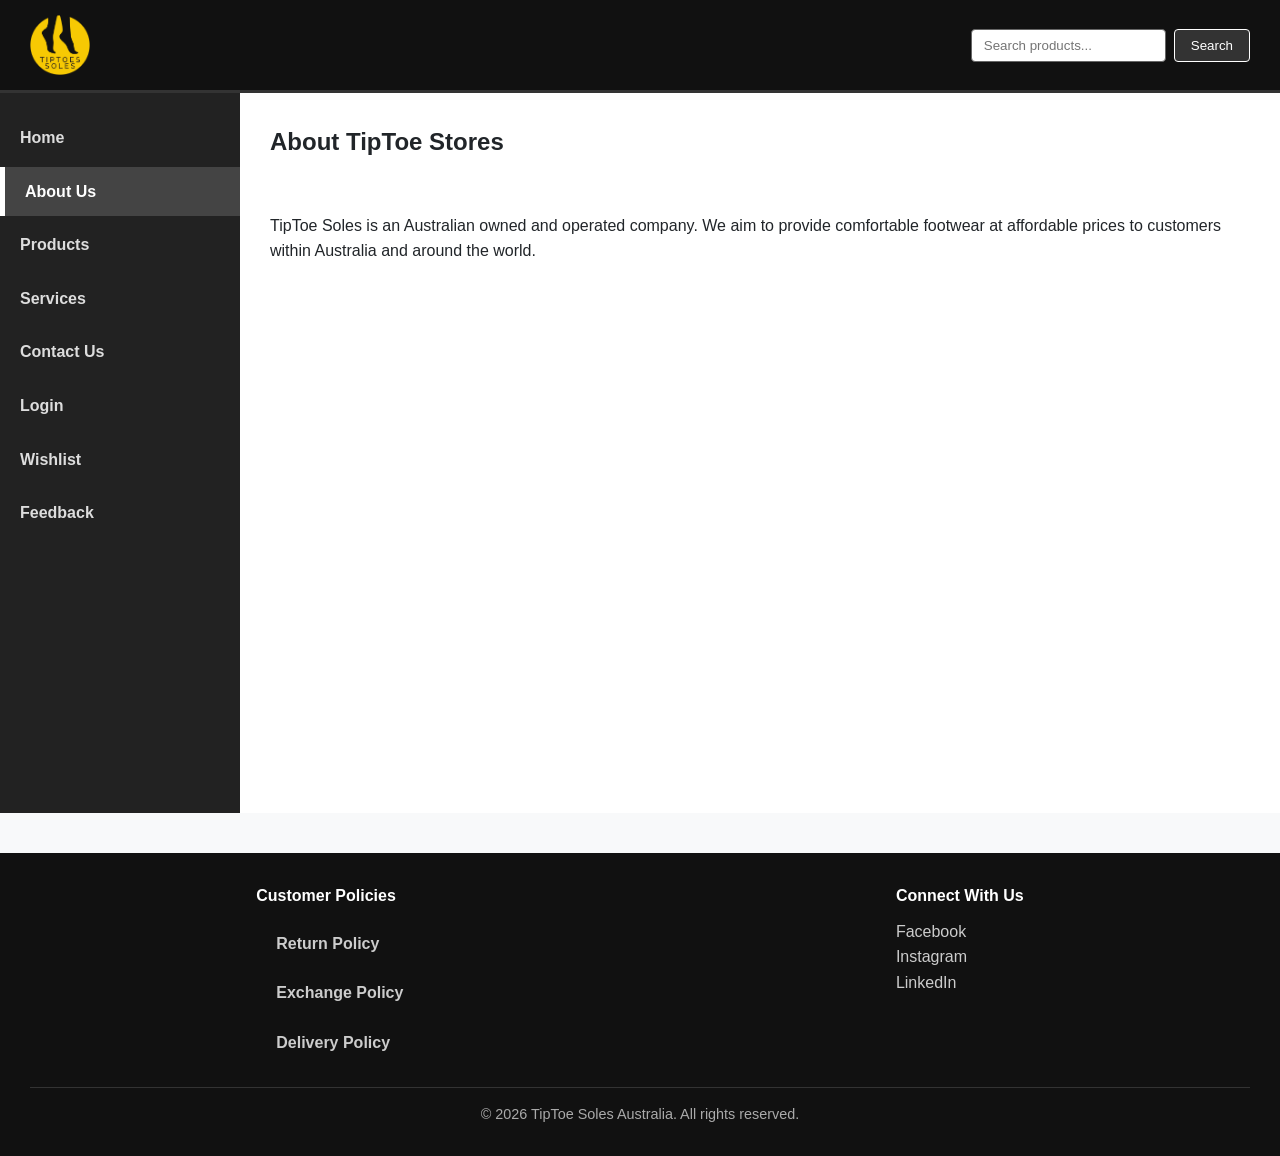
<file: about.html>
<!DOCTYPE html>
<html lang="en">
<head>
    <meta charset="UTF-8">
    <meta name="viewport" content="width=device-width, initial-scale=1.0">
    <title>About Us | TipToe Soles</title>
    <link rel="stylesheet" href="css/styles.css">
</head>
<body>
    <header class="site-header">
        <div class="logo-container">
            <a href="index.html" title="TipToe Soles Home">
                <img src="images/TipToe Soles_Logo_colour.png" alt="TipToe Soles Brand Logo" class="site-logo">
            </a>
        </div>
        <div class="search-container">
            <form action="#" method="get" class="search-form" role="search">
                <label for="site-search" class="visually-hidden">Search products:</label>
                <input type="search" id="site-search" name="q" placeholder="Search products...">
                <button type="submit">Search</button>
            </form>
        </div>
    </header>

    <div class="main-layout">
        <nav class="side-navigation" aria-label="Main Navigation">
            <ul>
                <li><a href="index.html" class="nav-link">Home</a></li>
                <li><a href="about.html" class="nav-link active" aria-current="page">About Us</a></li>
                <li><a href="products.html" class="nav-link">Products</a></li>
                <li><a href="services.html" class="nav-link">Services</a></li>
                <li><a href="contact.html" class="nav-link">Contact Us</a></li>
                <li><a href="login.html" class="nav-link">Login</a></li>
                <li><a href="wishlist.html" class="nav-link">Wishlist</a></li>
                <li><a href="feedback.html" class="nav-link">Feedback</a></li>
            </ul>
        </nav>

        <main class="content-area">
            <section class="info-section">
                <h1>About TipToe Stores</h1><br><br>
                <p>TipToe Soles is an Australian owned and operated company.  We aim to provide comfortable footwear at affordable prices to customers within Australia and around the world. </p>
                </section>
        </main>
    </div>

    <footer class="site-footer">
        <div class="footer-content">
            <div class="footer-policies">
                <h4>Customer Policies</h4>
                <ul>
                    <li><a href="returnAndExchangePolicy.html" class="nav-link">Return Policy</a></li>
                    <li><a href="returnAndExchangePolicy.html" class="nav-link">Exchange Policy</a></li>
                    <li><a href="deliveryPolicy.html" class="nav-link">Delivery Policy</a></li>
                </ul>
            </div>
            <div class="footer-social">
                <h4>Connect With Us</h4>
                <ul>
                    <li><a href="#">Facebook</a></li>
                    <li><a href="#">Instagram</a></li>
                    <li><a href="#">LinkedIn</a></li>
                </ul>
            </div>
        </div>
        <p class="copyright">&copy; 2026 TipToe Soles Australia. All rights reserved.</p>
    </footer>
</body>
</html>
</file>
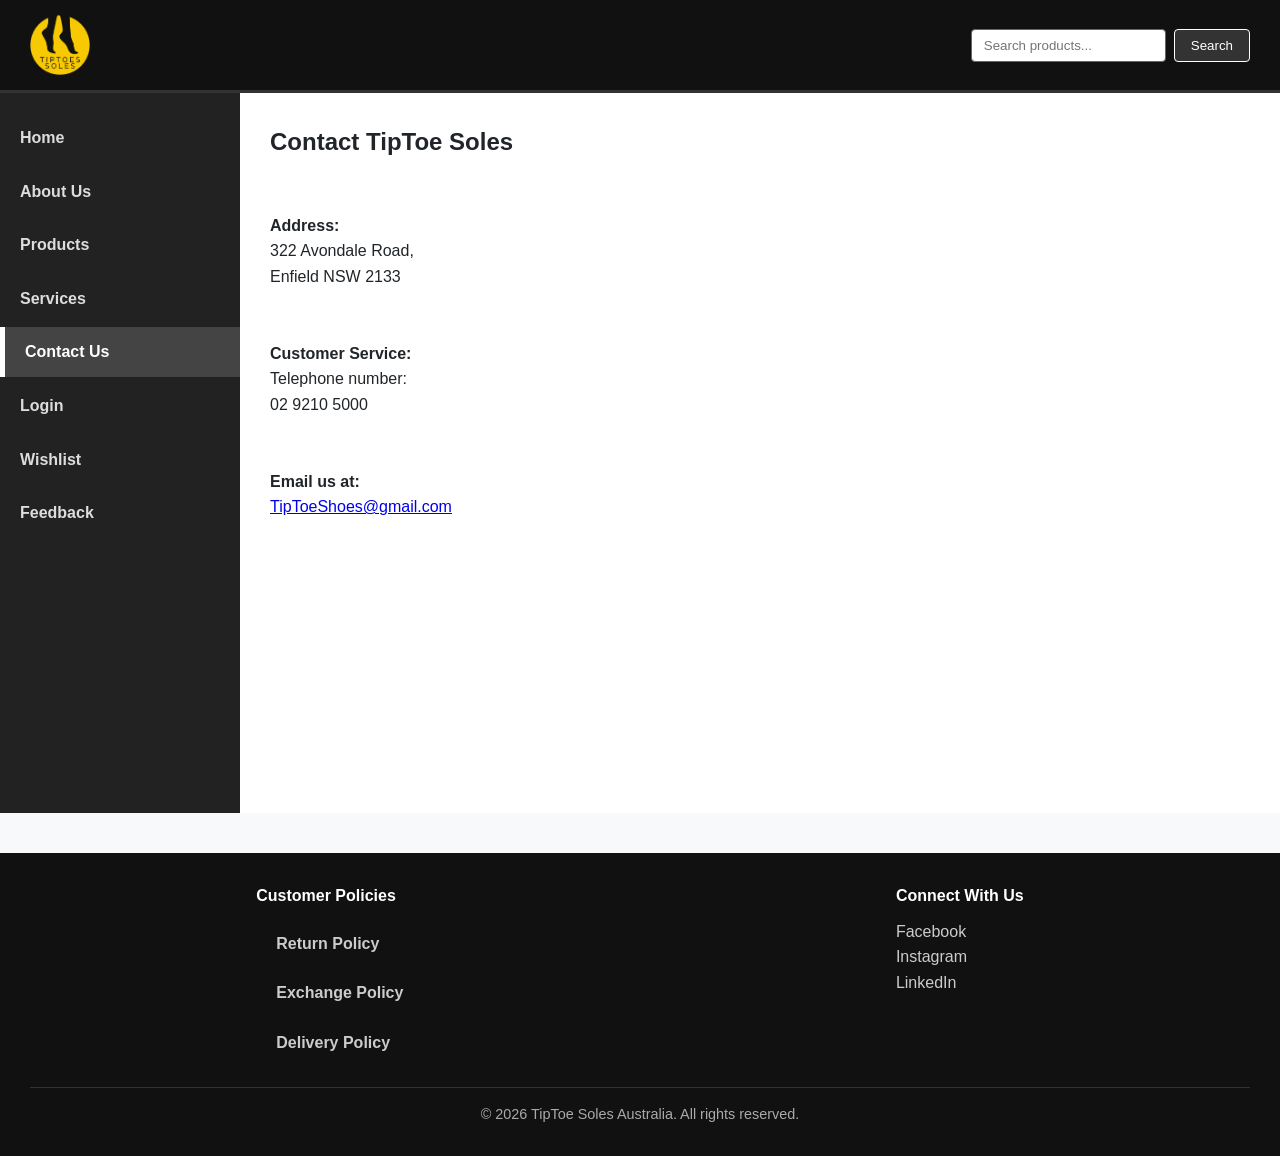
<file: contact.html>
<!DOCTYPE html>
<html lang="en">
<head>
    <meta charset="UTF-8">
    <meta name="viewport" content="width=device-width, initial-scale=1.0">
    <title>Contact Us | TipToe Soles</title>
    <link rel="stylesheet" href="css/styles.css">
</head>
<body>
    <header class="site-header">
        <div class="logo-container">
            <a href="index.html" title="TipToe Soles Home">
                <img src="images/TipToe Soles_Logo_colour.png" alt="TipToe Soles Brand Logo" class="site-logo">
            </a>
        </div>
        <div class="search-container">
            <form action="#" method="get" class="search-form" role="search">
                <label for="site-search" class="visually-hidden">Search products:</label>
                <input type="search" id="site-search" name="q" placeholder="Search products...">
                <button type="submit">Search</button>
            </form>
        </div>
    </header>

    <div class="main-layout">
        <nav class="side-navigation" aria-label="Main Navigation">
            <ul>
                <li><a href="index.html" class="nav-link">Home</a></li>
                <li><a href="about.html" class="nav-link">About Us</a></li>
                <li><a href="products.html" class="nav-link">Products</a></li>
                <li><a href="services.html" class="nav-link">Services</a></li>
                <li><a href="contact.html" class="nav-link active" aria-current="page">Contact Us</a></li>
                <li><a href="login.html" class="nav-link">Login</a></li>
                <li><a href="wishlist.html" class="nav-link">Wishlist</a></li>
                <li><a href="feedback.html" class="nav-link">Feedback</a></li>
            </ul>
        </nav>

        <main class="content-area">
            <section class="info-section">
                <h1>Contact TipToe Soles</h1><br><br>
                <div class="contact-details">
                    <p><strong>Address:</strong><br>322 Avondale Road, <br>Enfield NSW 2133</p><br><br>
                    <p><strong>Customer Service:</strong><br>Telephone number:<br> 02 9210 5000</p><br><br>
                    <p><strong>Email us at:</strong><br> <a href="mailto:TipToeShoes@gmail.com">TipToeShoes@gmail.com</a></p>
                </div>

            </section>
        </main>
    </div>

    <footer class="site-footer">
        <div class="footer-content">
            <div class="footer-policies">
                <h4>Customer Policies</h4>
                <ul>
                    <li><a href="returnAndExchangePolicy.html" class="nav-link">Return Policy</a></li>
                    <li><a href="returnAndExchangePolicy.html" class="nav-link">Exchange Policy</a></li>
                    <li><a href="deliveryPolicy.html" class="nav-link">Delivery Policy</a></li>
                </ul>
            </div>
            <div class="footer-social">
                <h4>Connect With Us</h4>
                <ul>
                    <li><a href="#">Facebook</a></li>
                    <li><a href="#">Instagram</a></li>
                    <li><a href="#">LinkedIn</a></li>
                </ul>
            </div>
        </div>
        <p class="copyright">&copy; 2026 TipToe Soles Australia. All rights reserved.</p>
    </footer>
</body>
</html>
</file>
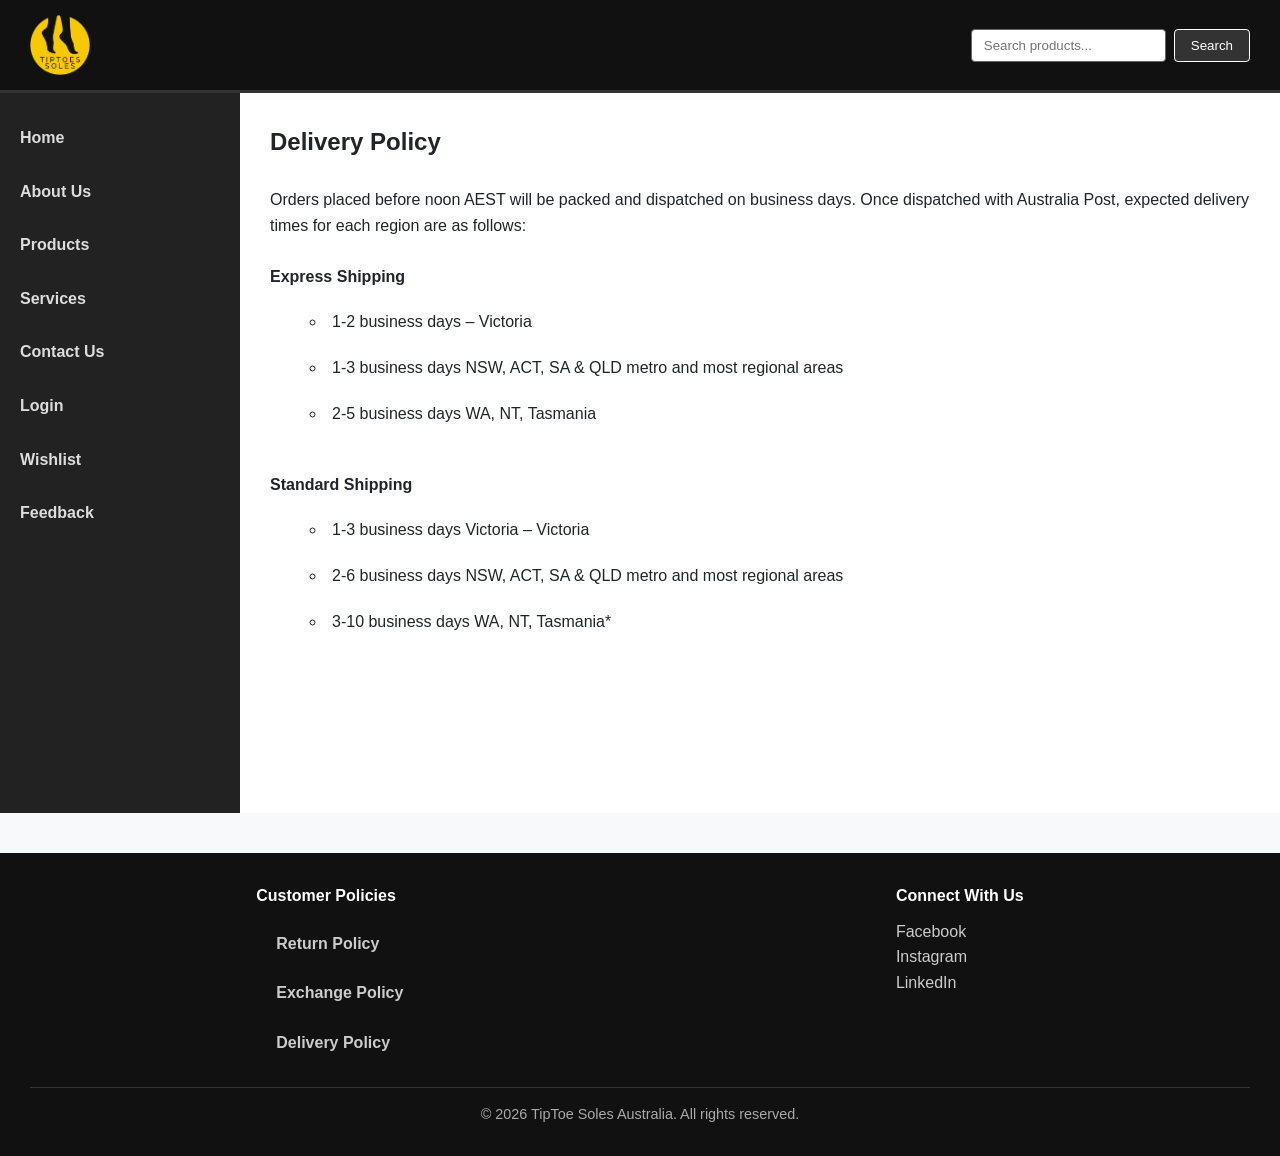
<file: deliveryPolicy.html>
<!DOCTYPE html>
<html lang="en">
<head>
    <meta charset="UTF-8">
    <meta name="viewport" content="width=device-width, initial-scale=1.0">
    <title>Delivery Policy | TipToe Soles</title>
    <link rel="stylesheet" href="css/styles.css">
</head>
<body>
    <header class="site-header">
        <div class="logo-container">
            <a href="index.html" title="TipToe Soles Home">
                <img src="images/TipToe Soles_Logo_colour.png" alt="TipToe Soles Brand Logo" class="site-logo">
            </a>
        </div>
        <div class="search-container">
            <form action="#" method="get" class="search-form" role="search">
                <label for="site-search" class="visually-hidden">Search products:</label>
                <input type="search" id="site-search" name="q" placeholder="Search products...">
                <button type="submit">Search</button>
            </form>
        </div>
    </header>

    <div class="main-layout">
        <nav class="side-navigation" aria-label="Main Navigation">
            <ul>
                <li><a href="index.html" class="nav-link">Home</a></li>
                <li><a href="about.html" class="nav-link" >About Us</a></li>
                <li><a href="products.html" class="nav-link">Products</a></li>
                <li><a href="services.html" class="nav-link">Services</a></li>
                <li><a href="contact.html" class="nav-link">Contact Us</a></li>
                <li><a href="login.html" class="nav-link">Login</a></li>
                <li><a href="wishlist.html" class="nav-link">Wishlist</a></li>
                <li><a href="feedback.html" class="nav-link">Feedback</a></li>
            </ul>
        </nav>

        <main class="content-area">
            <section class="info-section">
                <h1>Delivery Policy</h1><br>
                <p>Orders placed before noon AEST will be packed and dispatched on business days. 
                    Once dispatched with Australia Post, expected delivery times for each region are as follows:</p><br>
                <p><strong>Express Shipping</strong></p>
                <li class="nav-list">1-2 business days – Victoria</li>
                <li class="nav-list">1-3 business days NSW, ACT, SA & QLD metro and most regional areas</li>
                <li class="nav-list">2-5 business days WA, NT, Tasmania</li><br>

                <p><strong>Standard Shipping</strong></p>
                <li class="nav-list">1-3 business days Victoria – Victoria</li>
                <li class="nav-list">2-6 business days NSW, ACT, SA & QLD metro and most regional areas</li>
                <li class="nav-list">3-10 business days WA, NT, Tasmania*</li>
                </section>
        </main>
    </div>

    <footer class="site-footer">
        <div class="footer-content">
            <div class="footer-policies">
                <h4>Customer Policies</h4>
                <ul>
                    <li><a href="returnAndExchangePolicy.html" class="nav-link">Return Policy</a></li>
                    <li><a href="returnAndExchangePolicy.html" class="nav-link">Exchange Policy</a></li>
                    <li><a href="deliveryPolicy.html" class="nav-link">Delivery Policy</a></li>
                </ul>
            </div>
            <div class="footer-social">
                <h4>Connect With Us</h4>
                <ul>
                    <li><a href="#">Facebook</a></li>
                    <li><a href="#">Instagram</a></li>
                    <li><a href="#">LinkedIn</a></li>
                </ul>
            </div>
        </div>
        <p class="copyright">&copy; 2026 TipToe Soles Australia. All rights reserved.</p>
    </footer>
</body>
</html>
</file>
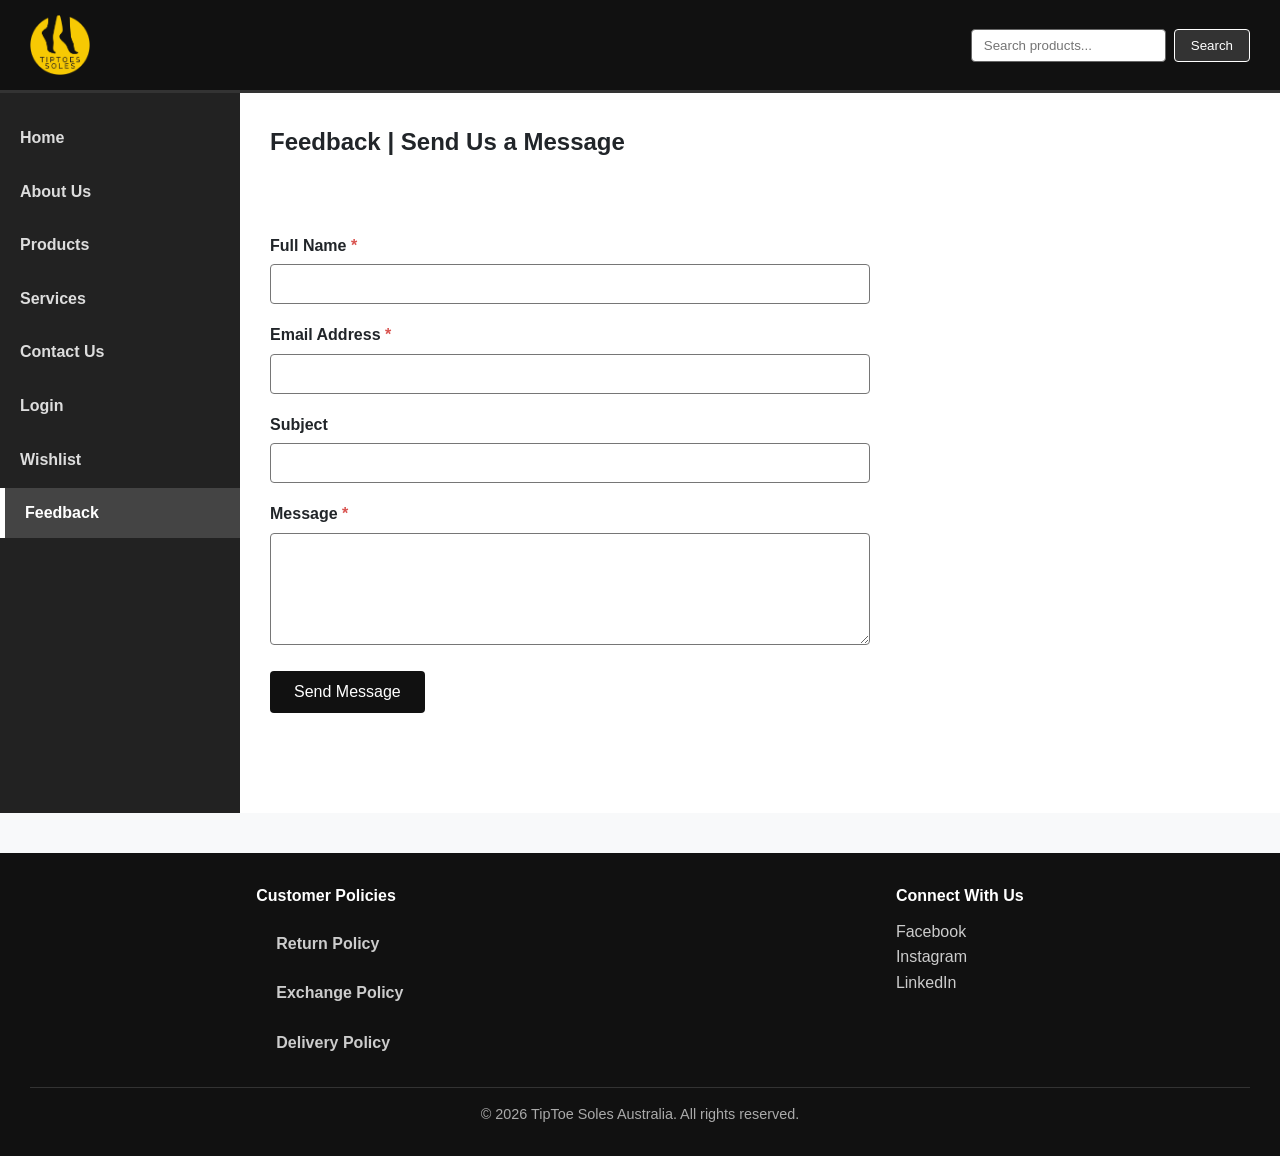
<file: feedback.html>
<!DOCTYPE html>
<html lang="en">
<head>
    <meta charset="UTF-8">
    <meta name="viewport" content="width=device-width, initial-scale=1.0">
    <title>Contact Us | TipToe Soles</title>
    <link rel="stylesheet" href="css/styles.css">
</head>
<body>
    <header class="site-header">
        <div class="logo-container">
            <a href="index.html" title="TipToe Soles Home">
                <img src="images/TipToe Soles_Logo_colour.png" alt="TipToe Soles Brand Logo" class="site-logo">
            </a>
        </div>
        <div class="search-container">
            <form action="#" method="get" class="search-form" role="search">
                <label for="site-search" class="visually-hidden">Search products:</label>
                <input type="search" id="site-search" name="q" placeholder="Search products...">
                <button type="submit">Search</button>
            </form>
        </div>
    </header>

    <div class="main-layout">
        <nav class="side-navigation" aria-label="Main Navigation">
            <ul>
                <li><a href="index.html" class="nav-link">Home</a></li>
                <li><a href="about.html" class="nav-link">About Us</a></li>
                <li><a href="products.html" class="nav-link">Products</a></li>
                <li><a href="services.html" class="nav-link">Services</a></li>
                <li><a href="contact.html" class="nav-link">Contact Us</a></li>
                <li><a href="login.html" class="nav-link">Login</a></li>
                <li><a href="wishlist.html" class="nav-link">Wishlist</a></li>
                <li><a href="feedback.html" class="nav-link active" aria-current="page">Feedback</a></li>
            </ul>
        </nav>

        <main class="content-area">
            <section class="info-section">

                <h1>Feedback | Send Us a Message</h1><br><br>
                <form action="#" method="post" class="contact-form">
                    <div class="form-group">
                        <label for="fullname">Full Name <span class="required">*</span></label>
                        <input type="text" id="fullname" name="fullname" required>
                    </div>
                    <div class="form-group">
                        <label for="email">Email Address <span class="required">*</span></label>
                        <input type="email" id="email" name="email" required>
                    </div>
                    <div class="form-group">
                        <label for="subject">Subject</label>
                        <input type="text" id="subject" name="subject">
                    </div>
                    <div class="form-group">
                        <label for="message">Message <span class="required">*</span></label>
                        <textarea id="message" name="message" rows="5" required></textarea>
                    </div>
                    <button type="submit" class="submit-btn">Send Message</button>
                </form>
            </section>
        </main>
    </div>

    <footer class="site-footer">
        <div class="footer-content">
            <div class="footer-policies">
                <h4>Customer Policies</h4>
                <ul>
                    <li><a href="returnAndExchangePolicy.html" class="nav-link">Return Policy</a></li>
                    <li><a href="returnAndExchangePolicy.html" class="nav-link">Exchange Policy</a></li>
                    <li><a href="deliveryPolicy.html" class="nav-link">Delivery Policy</a></li>
                </ul>
            </div>
            <div class="footer-social">
                <h4>Connect With Us</h4>
                <ul>
                    <li><a href="#">Facebook</a></li>
                    <li><a href="#">Instagram</a></li>
                    <li><a href="#">LinkedIn</a></li>
                </ul>
            </div>
        </div>
        <p class="copyright">&copy; 2026 TipToe Soles Australia. All rights reserved.</p>
    </footer>
</body>
</html>
</file>
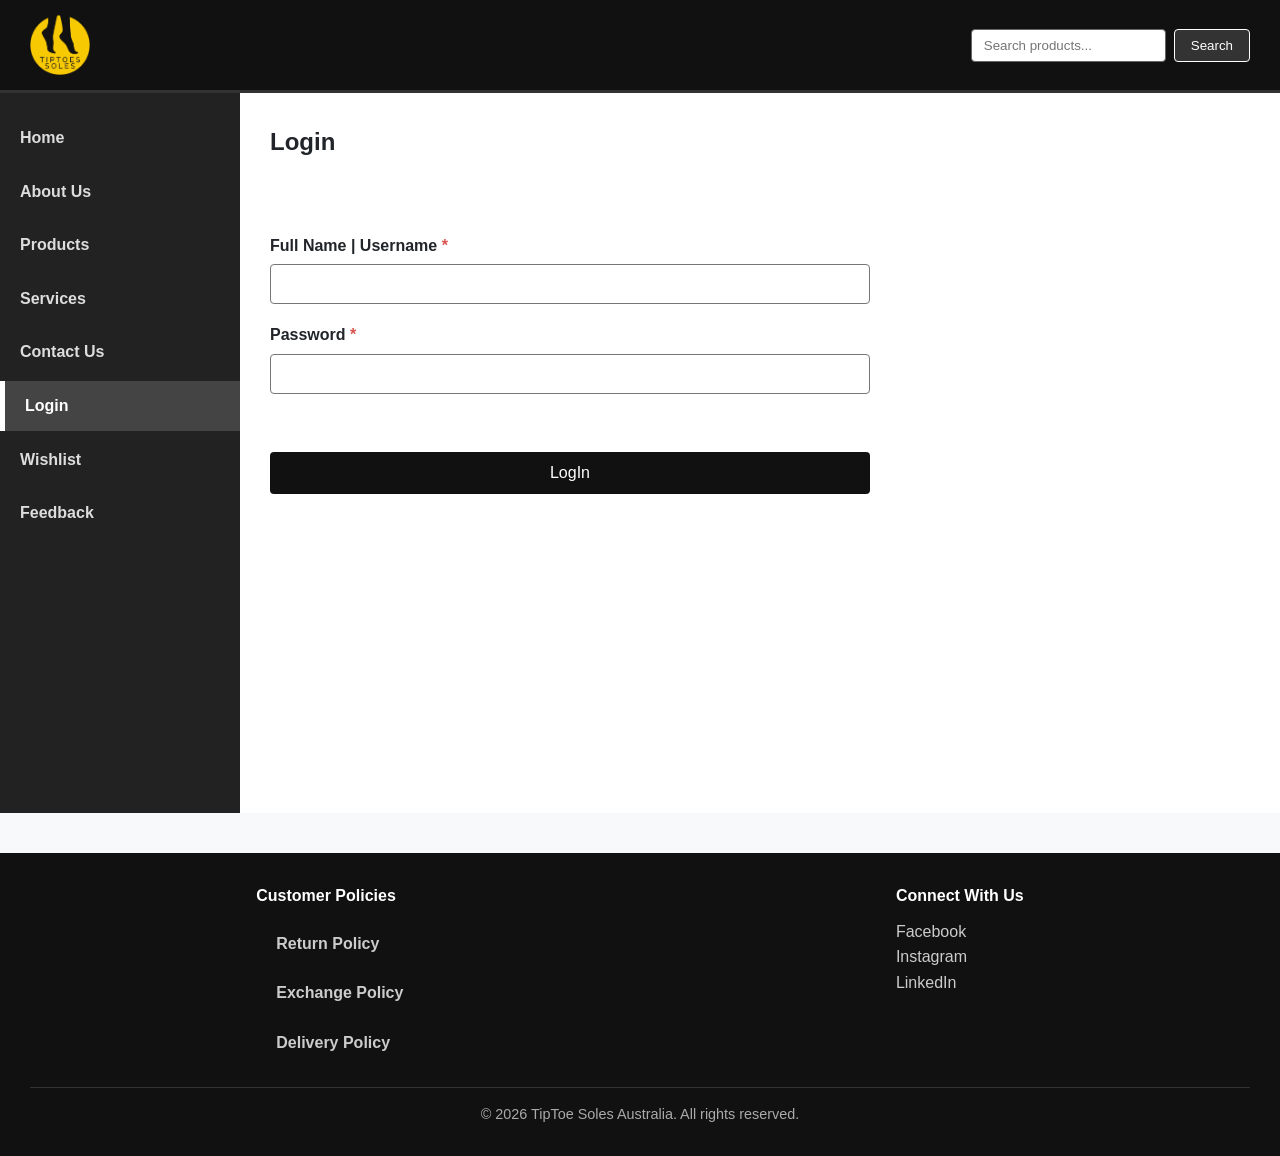
<file: login.html>
<!DOCTYPE html>
<html lang="en">
<head>
    <meta charset="UTF-8">
    <meta name="viewport" content="width=device-width, initial-scale=1.0">
    <title>Wish List |TipToe Soles</title>
    <link rel="stylesheet" href="css/styles.css">
</head>
<body>
    <!-- Top Header -->
    <header class="site-header">
        <div class="logo-container">
            <a href="index.html" title="TipToe Soles Home">
                <img src="images/TipToe Soles_Logo_colour.png" alt="TipToe Soles Brand Logo" class="site-logo">
            </a>
        </div>
        <div class="search-container">
            <form action="#" method="get" class="search-form" role="search">
                <label for="site-search" class="visually-hidden">Search products:</label>
                <input type="search" id="site-search" name="q" placeholder="Search products...">
                <button type="submit">Search</button>
            </form>
        </div>
    </header>

    <!-- Main Layout Container -->
    <div class="main-layout">
        <!-- Left Navigational Menu -->
        <nav class="side-navigation" aria-label="Main Navigation">
            <ul>
                <li><a href="index.html" class="nav-link">Home</a></li>
                <li><a href="about.html" class="nav-link">About Us</a></li>
                <li><a href="products.html" class="nav-link">Products</a></li>
                <li><a href="services.html" class="nav-link">Services</a></li>
                <li><a href="contact.html" class="nav-link">Contact Us</a></li>
                <li><a href="login.html" class="nav-link active" aria-current="page">Login</a></li>
                <li><a href="wishlist.html" class="nav-link" >Wishlist</a></li>
                <li><a href="feedback.html" class="nav-link">Feedback</a></li>
            </ul>
        </nav>

        <!-- Main Content Area -->
        <main class="content-area-login">
            <section class="info-section">
                <h1>Login</h1><br><br>
                <form action="#" method="post" class="contact-form-login">
                    <div class="form-group">
                        <label for="fullname">Full Name | Username <span class="required">*</span></label>
                        <input type="text" id="fullname" name="fullname" required>
                    </div>
                    <div class="form-group">
                        <label for="subject">Password <span class="required">*</span></label>
                        <input type="password" id="subject" name="subject">
                    </div>

                    <button type="submit" class="submit-btn-login">LogIn</button>
            </section>
        </main>
    </div>

    <!-- Site Footer -->
    <footer class="site-footer">
        <div class="footer-content">
            <div class="footer-policies">
                <h4>Customer Policies</h4>
                <ul>
                    <li><a href="returnAndExchangePolicy.html" class="nav-link">Return Policy</a></li>
                    <li><a href="returnAndExchangePolicy.html" class="nav-link">Exchange Policy</a></li>
                    <li><a href="deliveryPolicy.html" class="nav-link">Delivery Policy</a></li>
                </ul>
            </div>
            <div class="footer-social">
                <h4>Connect With Us</h4>
                <ul>
                    <li><a href="#">Facebook</a></li>
                    <li><a href="#">Instagram</a></li>
                    <li><a href="#">LinkedIn</a></li>
                </ul>
            </div>
        </div>
        <p class="copyright">&copy; 2026 TipToe Soles Australia. All rights reserved.</p>
    </footer>
</body>
</html>
</file>
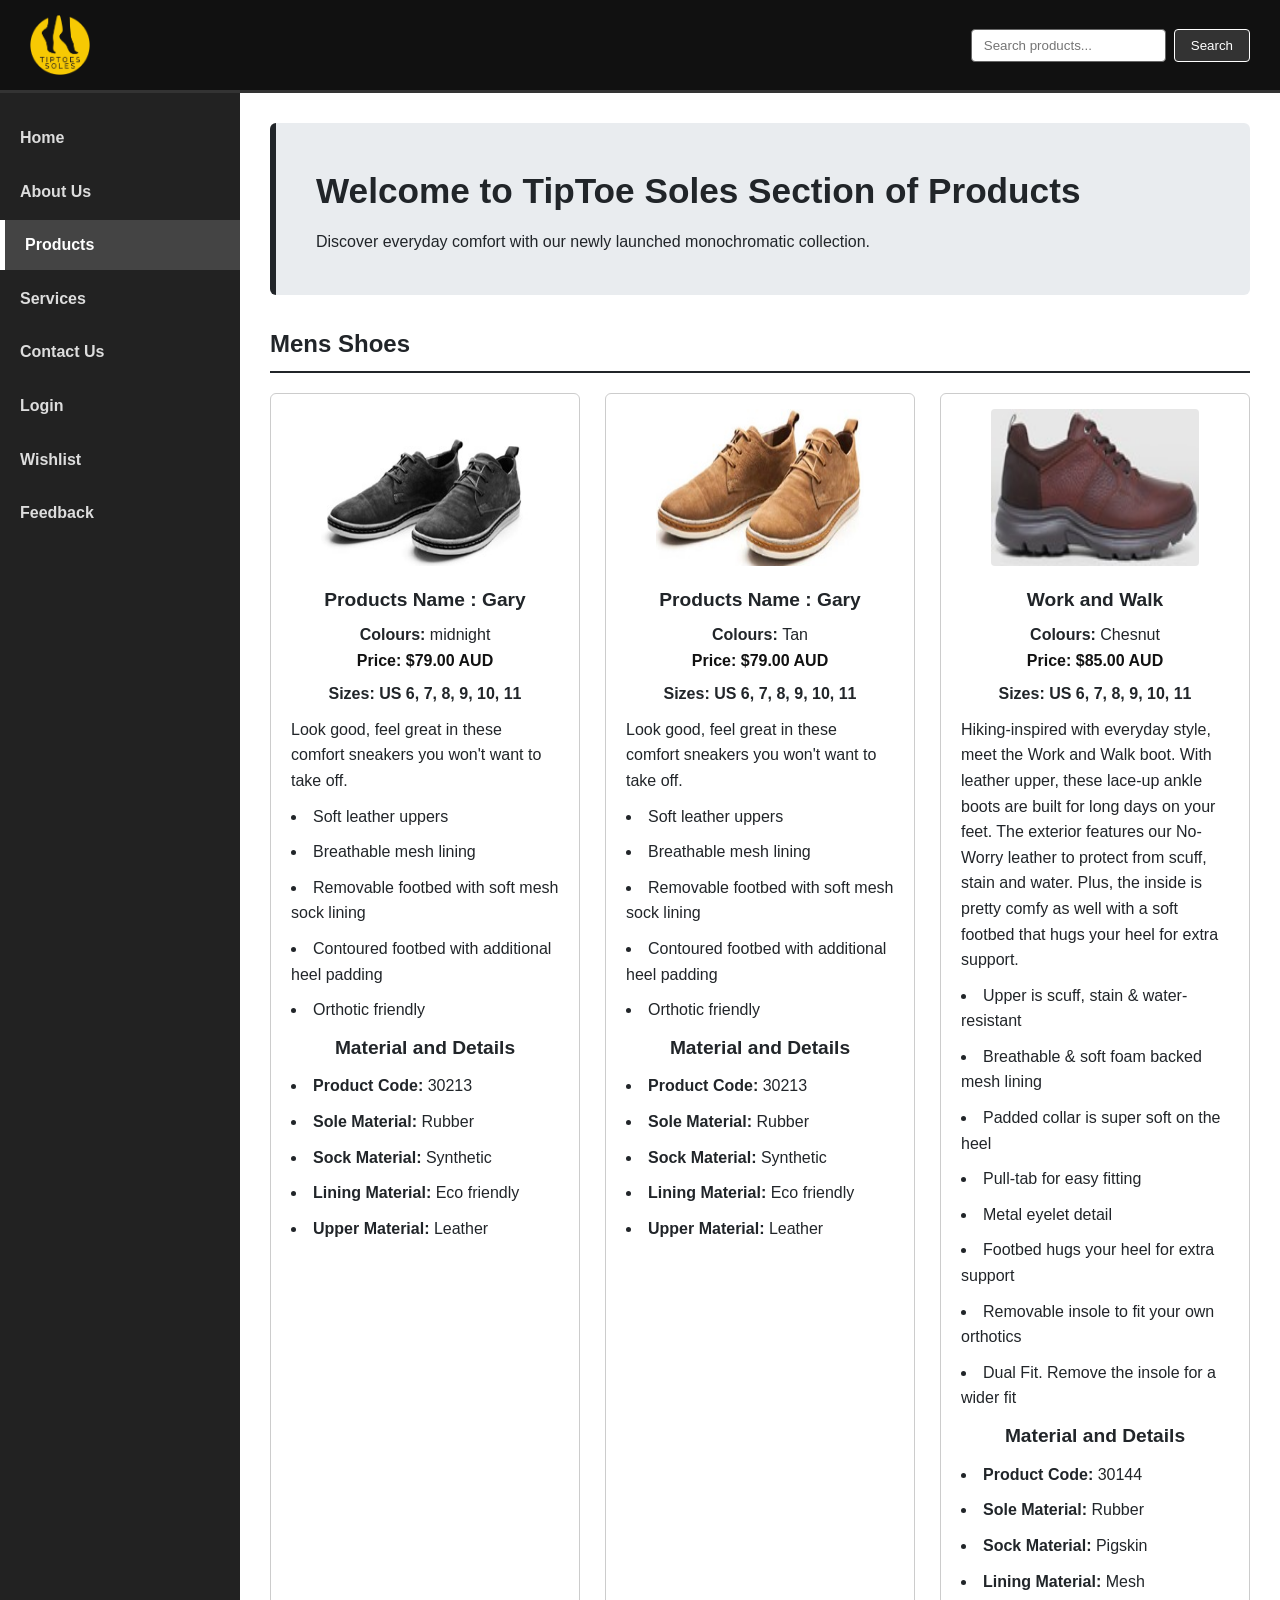
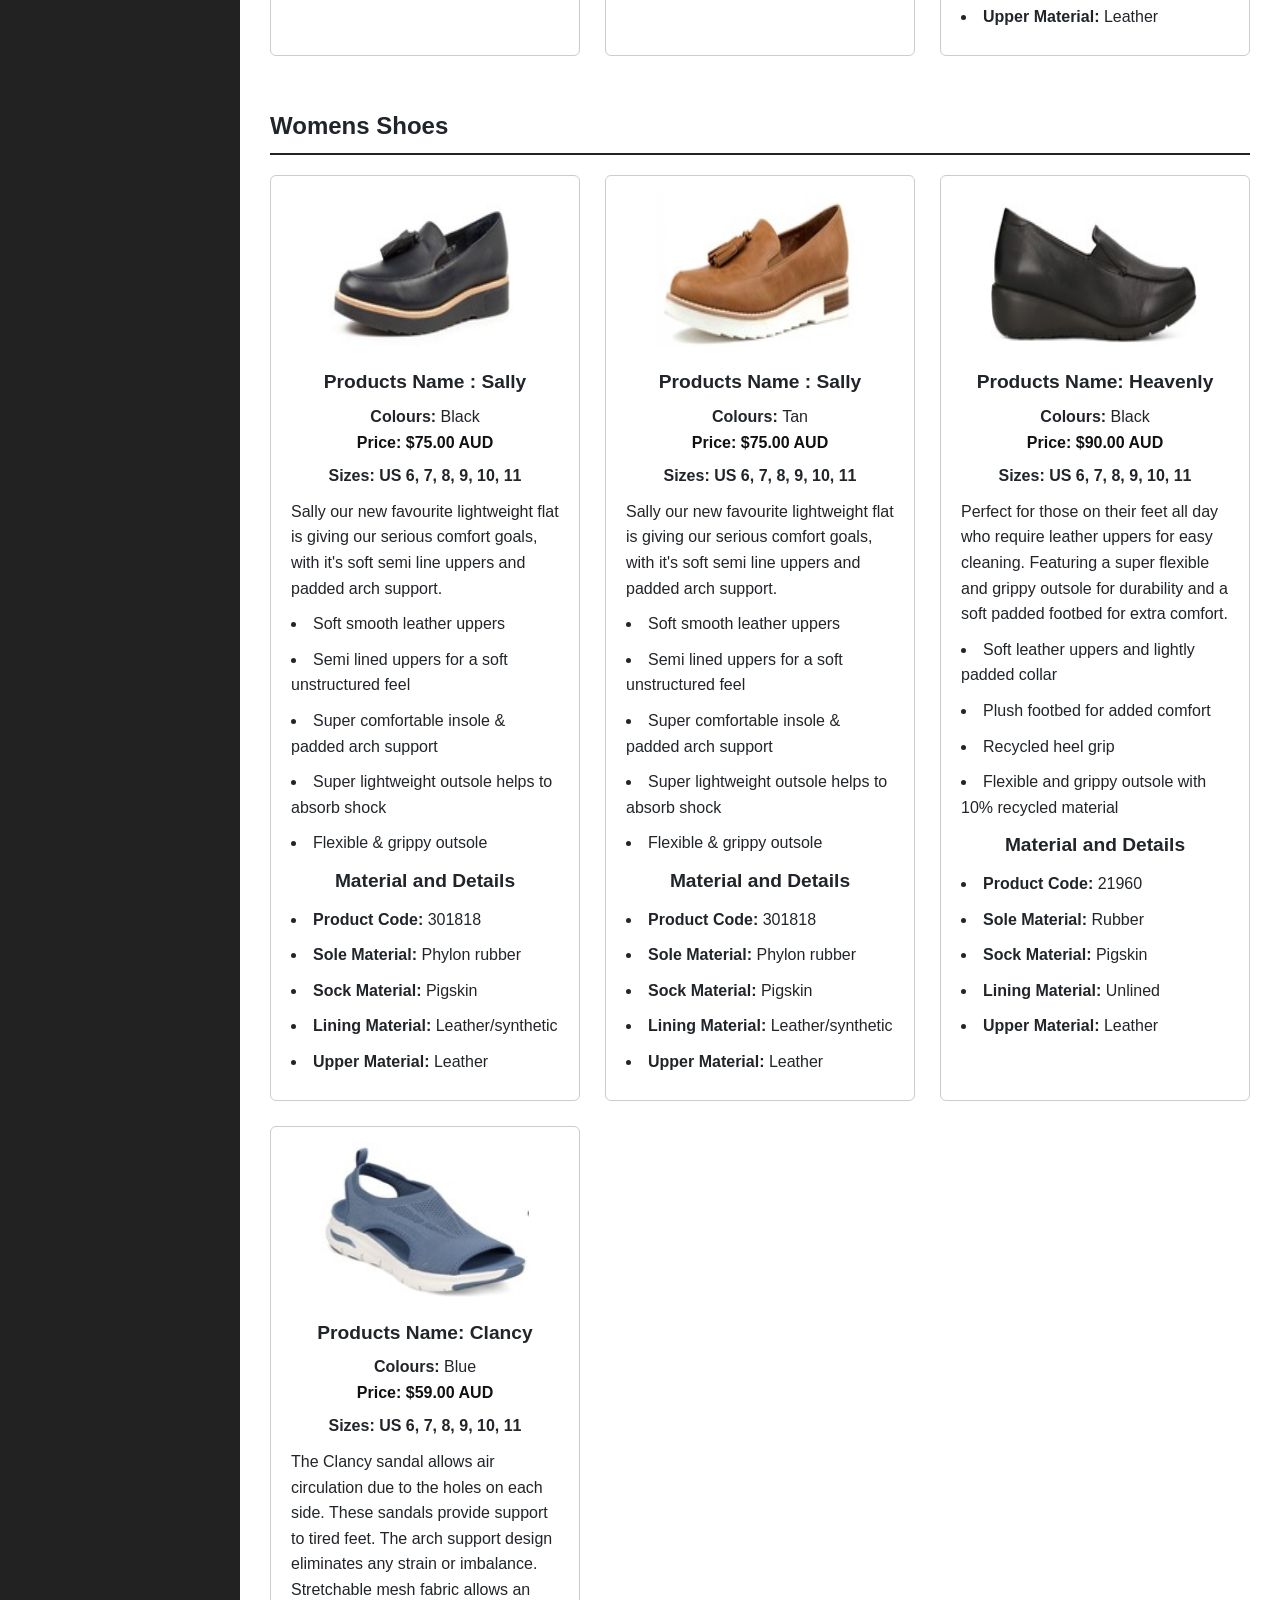
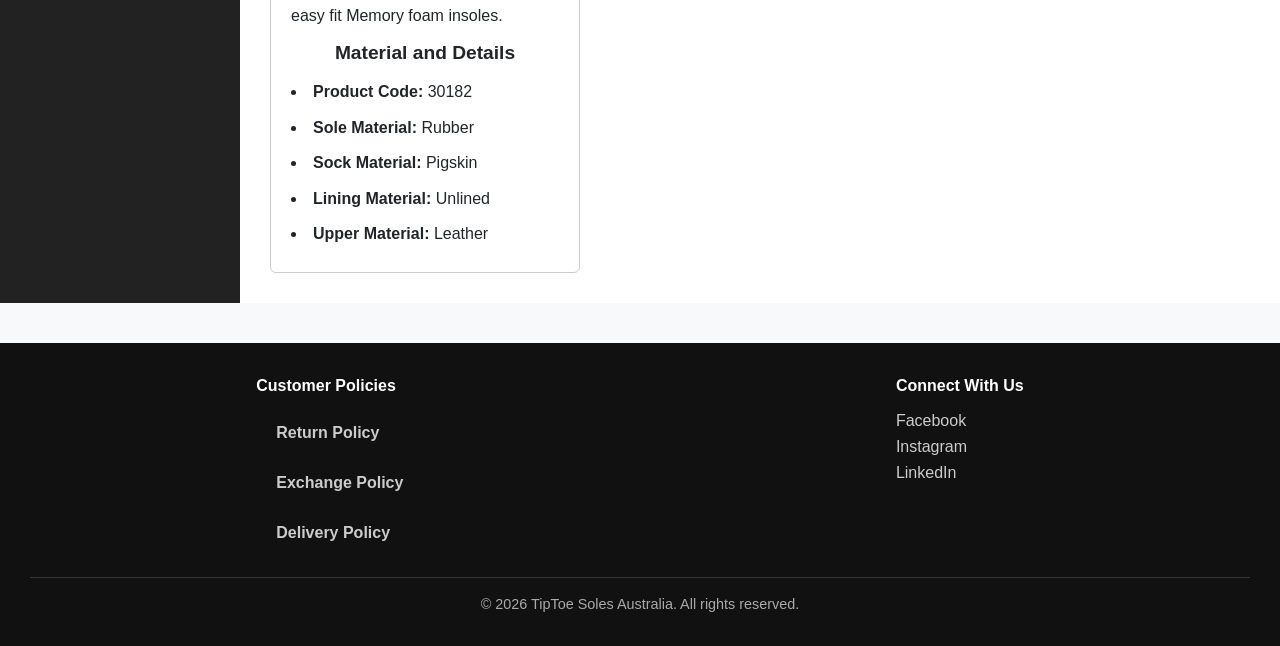
<file: products.html>
<!DOCTYPE html>
<html lang="en">
<head>
    <meta charset="UTF-8">
    <meta name="viewport" content="width=device-width, initial-scale=1.0">
    <title>Products | TipToe Soles</title>
    <link rel="stylesheet" href="css/styles.css">
</head>
<body>
    <header class="site-header">
        <div class="logo-container">
            <a href="index.html" title="TipToe Soles Home">
                <img src="images/TipToe Soles_Logo_colour.png" alt="TipToe Soles Brand Logo" class="site-logo">
            </a>
        </div>
        <div class="search-container">
            <form action="#" method="get" class="search-form" role="search">
                <label for="site-search" class="visually-hidden">Search products:</label>
                <input type="search" id="site-search" name="q" placeholder="Search products...">
                <button type="submit">Search</button>
            </form>
        </div>
    </header>

    <div class="main-layout">
        <nav class="side-navigation" aria-label="Main Navigation">
            <ul>
                <li><a href="index.html" class="nav-link">Home</a></li>
                <li><a href="about.html" class="nav-link">About Us</a></li>
                <li><a href="products.html" class="nav-link active" aria-current="page">Products</a></li>
                <li><a href="services.html" class="nav-link">Services</a></li>
                <li><a href="contact.html" class="nav-link">Contact Us</a></li>
                <li><a href="login.html" class="nav-link">Login</a></li>
                <li><a href="wishlist.html" class="nav-link">Wishlist</a></li>
                <li><a href="feedback.html" class="nav-link">Feedback</a></li>
            </ul>
        </nav>

        <!-- Main Content Area -->
        <main class="content-area">
            <!-- Home Page Banner -->
            <section class="hero-banner">
                <h1>Welcome to TipToe Soles Section of Products</h1>
                <p>Discover everyday comfort with our newly launched monochromatic collection.</p>
            </section>

            
            <section class="products-section">
                <h2>Mens Shoes</h2>
                <div class="product-grid">
                    <!-- Product 1 -->
                    <article class="product-card">
                        <img src="images/Gary Black.jpg" alt="Gary Black" class="product-img">
                        <h3>Products Name : Gary</h3>
                        <p><strong>Colours: </strong>midnight</p>
                        <p class="price">Price: $79.00 AUD</p>
                        <p><strong>Sizes: US 6, 7, 8, 9, 10, 11</strong></p>
                        <p class="nav-list2">Look good, feel great in these comfort sneakers you won't want to take off.</p>
                        <li class="nav-list2">Soft leather uppers</li>
                        <li class="nav-list2">Breathable mesh lining</li>
                        <li class="nav-list2">Removable footbed with soft mesh sock lining </li>
                        <li class="nav-list2">Contoured footbed with additional heel padding</li>
                        <li class="nav-list2">Orthotic friendly</li>
                        <h3>Material and Details</h3>
                        <li class="nav-list3"><strong>Product Code:</strong> 30213</li>
                        <li class="nav-list3"><strong>Sole Material:</strong> Rubber</li>
                        <li class="nav-list3"><strong>Sock Material:</strong> Synthetic </li>
                        <li class="nav-list3"><strong>Lining Material:</strong> Eco friendly</li>
                        <li class="nav-list3"><strong>Upper Material:</strong> Leather</li>
                    </article>

                    <!-- Product 2 -->
                    <article class="product-card">
                        <img src="images/Gary Tan.jpg" alt="Gary Tan" class="product-img">
                        <h3>Products Name : Gary</h3>
                        <p><strong>Colours: </strong>Tan</p>
                        <p class="price">Price: $79.00 AUD</p>
                        <p><strong>Sizes: US 6, 7, 8, 9, 10, 11</strong></p>
                        <p class="nav-list2">Look good, feel great in these comfort sneakers you won't want to take off.</p>
                        <li class="nav-list2">Soft leather uppers</li>
                        <li class="nav-list2">Breathable mesh lining</li>
                        <li class="nav-list2">Removable footbed with soft mesh sock lining </li>
                        <li class="nav-list2">Contoured footbed with additional heel padding</li>
                        <li class="nav-list2">Orthotic friendly</li>
                        <h3>Material and Details</h3>
                        <li class="nav-list3"><strong>Product Code:</strong> 30213</li>
                        <li class="nav-list3"><strong>Sole Material:</strong> Rubber</li>
                        <li class="nav-list3"><strong>Sock Material:</strong> Synthetic </li>
                        <li class="nav-list3"><strong>Lining Material:</strong> Eco friendly</li>
                        <li class="nav-list3"><strong>Upper Material:</strong> Leather</li>
                    </article>

                    <!-- Product 3 -->
                    <article class="product-card">
                        <img src="images/Work and Walk Chesnut.jpg" alt="Work and Walk Chesnut" class="product-img">
                        <h3>Work and Walk</h3>
                        <p><strong>Colours: </strong>Chesnut</p>
                        <p class="price">Price: $85.00 AUD</p>
                        <p><strong>Sizes: US 6, 7, 8, 9, 10, 11</strong></p>
                        <p class="nav-list2">Hiking-inspired with everyday style, meet the Work and Walk boot. 
                            With leather upper, these lace-up ankle boots are built for long days on your feet. 
                            The exterior features our No-Worry leather to protect from scuff, stain and water. 
                            Plus, the inside is pretty comfy as well with a soft footbed that hugs your heel for 
                            extra support.
                        </p>
                        <li class="nav-list2">Upper is scuff, stain & water-resistant</li>
                        <li class="nav-list2">Breathable & soft foam backed mesh lining</li>
                        <li class="nav-list2">Padded collar is super soft on the heel</li>
                        <li class="nav-list2">Pull-tab for easy fitting</li>
                        <li class="nav-list2">Metal eyelet detail</li>
                        <li class="nav-list2">Footbed hugs your heel for extra support</li>
                        <li class="nav-list2">Removable insole to fit your own orthotics</li>
                        <li class="nav-list2">Dual Fit. Remove the insole for a wider fit</li>
                        <h3>Material and Details</h3>
                        <li class="nav-list3"><strong>Product Code:</strong> 30144</li>
                        <li class="nav-list3"><strong>Sole Material:</strong> Rubber</li>
                        <li class="nav-list3"><strong>Sock Material:</strong> Pigskin </li>
                        <li class="nav-list3"><strong>Lining Material:</strong> Mesh</li>
                        <li class="nav-list3"><strong>Upper Material:</strong> Leather</li>
                    </article>
                </div>
            </section>

            <section class="products-section">
                <br><br>
                <h2>Womens Shoes</h2>
                <div class="product-grid">
                    <!-- Product 1 -->
                    <article class="product-card">
                        <img src="images/Sally Black.jpg" alt="Sally Black" class="product-img">
                        <h3>Products Name : Sally</h3>
                        <p><strong>Colours: </strong>Black</p>
                        <p class="price">Price: $75.00 AUD</p>
                        <p><strong>Sizes: US 6, 7, 8, 9, 10, 11</strong></p>
                        <p class="nav-list2">Sally our new favourite lightweight flat is giving our serious comfort goals, 
                            with it's soft semi line uppers and padded arch support.
                        </p>
                        <li class="nav-list2">Soft smooth leather uppers</li>
                        <li class="nav-list2">Semi lined uppers for a soft unstructured feel</li>
                        <li class="nav-list2">Super comfortable insole & padded arch support </li>
                        <li class="nav-list2">Super lightweight outsole helps to absorb shock</li>
                        <li class="nav-list2">Flexible & grippy outsole</li>
                        <h3>Material and Details</h3>
                        <li class="nav-list3"><strong>Product Code:</strong> 301818</li>
                        <li class="nav-list3"><strong>Sole Material:</strong> Phylon rubber</li>
                        <li class="nav-list3"><strong>Sock Material:</strong> Pigskin </li>
                        <li class="nav-list3"><strong>Lining Material:</strong> Leather/synthetic</li>
                        <li class="nav-list3"><strong>Upper Material:</strong> Leather</li>
                    </article>

                    <!-- Product 2 -->
                    <article class="product-card">
                        <img src="images/Sally Tan.jpg" alt="Sally Tan" class="product-img">
                        <h3>Products Name : Sally</h3>
                        <p><strong>Colours: </strong>Tan</p>
                        <p class="price">Price: $75.00 AUD</p>
                        <p><strong>Sizes: US 6, 7, 8, 9, 10, 11</strong></p>
                        <p class="nav-list2">Sally our new favourite lightweight flat is giving our serious comfort goals, 
                            with it's soft semi line uppers and padded arch support.
                        </p>
                        <li class="nav-list2">Soft smooth leather uppers</li>
                        <li class="nav-list2">Semi lined uppers for a soft unstructured feel</li>
                        <li class="nav-list2">Super comfortable insole & padded arch support </li>
                        <li class="nav-list2">Super lightweight outsole helps to absorb shock</li>
                        <li class="nav-list2">Flexible & grippy outsole</li>
                        <h3>Material and Details</h3>
                        <li class="nav-list3"><strong>Product Code:</strong> 301818</li>
                        <li class="nav-list3"><strong>Sole Material:</strong> Phylon rubber</li>
                        <li class="nav-list3"><strong>Sock Material:</strong> Pigskin </li>
                        <li class="nav-list3"><strong>Lining Material:</strong> Leather/synthetic</li>
                        <li class="nav-list3"><strong>Upper Material:</strong> Leather</li>
                    </article>

                    <!-- Product 3 -->
                    <article class="product-card">
                        <img src="images/Heavenly Black.jpg" alt="Heavenly Black" class="product-img">
                        <h3>Products Name: Heavenly</h3>
                        <p><strong>Colours: </strong>Black</p>
                        <p class="price">Price: $90.00 AUD</p>
                        <p><strong>Sizes: US 6, 7, 8, 9, 10, 11</strong></p>
                        <p class="nav-list2">Perfect for those on their feet all day who require leather 
                            uppers for easy cleaning. Featuring a super flexible and grippy outsole for 
                            durability and a soft padded footbed for extra comfort.
                        </p>
                        <li class="nav-list2">Soft leather uppers and lightly padded collar</li>
                        <li class="nav-list2">Plush footbed for added comfort</li>
                        <li class="nav-list2">Recycled heel grip</li>
                        <li class="nav-list2">Flexible and grippy outsole with 10% recycled material</li>
                        <h3>Material and Details</h3>
                        <li class="nav-list3"><strong>Product Code:</strong> 21960</li>
                        <li class="nav-list3"><strong>Sole Material:</strong> Rubber</li>
                        <li class="nav-list3"><strong>Sock Material:</strong> Pigskin </li>
                        <li class="nav-list3"><strong>Lining Material:</strong> Unlined</li>
                        <li class="nav-list3"><strong>Upper Material:</strong> Leather</li>
                    </article>

                    <!-- Product 4 -->
                    <article class="product-card">
                        <img src="images/Clancy Blue.jpg" alt="Heavenly Black" class="product-img">
                        <h3>Products Name: Clancy</h3>
                        <p><strong>Colours: </strong>Blue</p>
                        <p class="price">Price: $59.00 AUD</p>
                        <p><strong>Sizes: US 6, 7, 8, 9, 10, 11</strong></p>
                        <p class="nav-list2">The Clancy sandal allows air circulation due to the holes on each side. 
                            These sandals provide support to tired feet. The arch support design eliminates any strain 
                            or imbalance.  Stretchable mesh fabric allows an easy fit Memory foam insoles.
                        </p>
                        <h3>Material and Details</h3>
                        <li class="nav-list3"><strong>Product Code:</strong> 30182</li>
                        <li class="nav-list3"><strong>Sole Material:</strong> Rubber</li>
                        <li class="nav-list3"><strong>Sock Material:</strong> Pigskin </li>
                        <li class="nav-list3"><strong>Lining Material:</strong> Unlined</li>
                        <li class="nav-list3"><strong>Upper Material:</strong> Leather</li>
                    </article>
                </div>
            </section>


        </main>
    </div>

    <footer class="site-footer">
        <div class="footer-content">
            <div class="footer-policies">
                <h4>Customer Policies</h4>
                <ul>
                    <li><a href="returnAndExchangePolicy.html" class="nav-link">Return Policy</a></li>
                    <li><a href="returnAndExchangePolicy.html" class="nav-link">Exchange Policy</a></li>
                    <li><a href="deliveryPolicy.html" class="nav-link">Delivery Policy</a></li>
                </ul>
            </div>
            <div class="footer-social">
                <h4>Connect With Us</h4>
                <ul>
                    <li><a href="#">Facebook</a></li>
                    <li><a href="#">Instagram</a></li>
                    <li><a href="#">LinkedIn</a></li>
                </ul>
            </div>
        </div>
        <p class="copyright">&copy; 2026 TipToe Soles Australia. All rights reserved.</p>
    </footer>
</body>
</html>
</file>
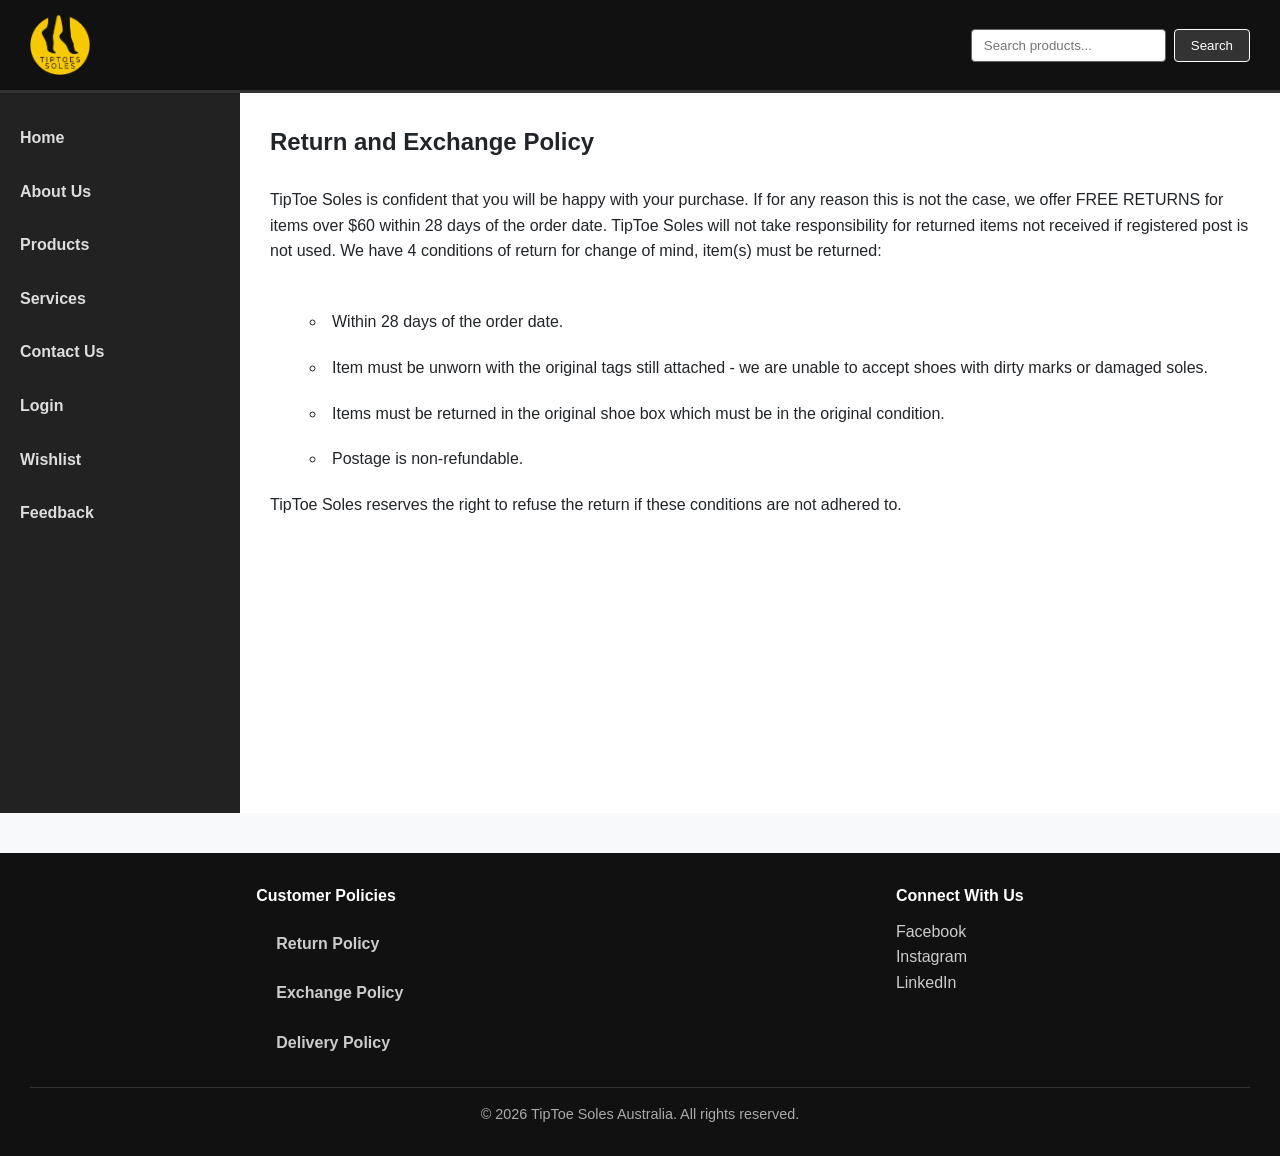
<file: returnAndExchangePolicy.html>
<!DOCTYPE html>
<html lang="en">
<head>
    <meta charset="UTF-8">
    <meta name="viewport" content="width=device-width, initial-scale=1.0">
    <title>About Us | TipToe Soles</title>
    <link rel="stylesheet" href="css/styles.css">
</head>
<body>
    <header class="site-header">
        <div class="logo-container">
            <a href="index.html" title="TipToe Soles Home">
                <img src="images/TipToe Soles_Logo_colour.png" alt="TipToe Soles Brand Logo" class="site-logo">
            </a>
        </div>
        <div class="search-container">
            <form action="#" method="get" class="search-form" role="search">
                <label for="site-search" class="visually-hidden">Search products:</label>
                <input type="search" id="site-search" name="q" placeholder="Search products...">
                <button type="submit">Search</button>
            </form>
        </div>
    </header>

    <div class="main-layout">
        <nav class="side-navigation" aria-label="Main Navigation">
            <ul>
                <li><a href="index.html" class="nav-link">Home</a></li>
                <li><a href="about.html" class="nav-link" >About Us</a></li>
                <li><a href="products.html" class="nav-link">Products</a></li>
                <li><a href="services.html" class="nav-link">Services</a></li>
                <li><a href="contact.html" class="nav-link">Contact Us</a></li>
                <li><a href="login.html" class="nav-link">Login</a></li>
                <li><a href="wishlist.html" class="nav-link">Wishlist</a></li>
                <li><a href="feedback.html" class="nav-link">Feedback</a></li>
            </ul>
        </nav>

        <main class="content-area">
            <section class="info-section">
                <h1>Return and Exchange Policy</h1><br>
                <p>TipToe Soles is confident that you will be happy with your purchase. If for any reason this is not 
                    the case, we offer FREE RETURNS for items over $60 within 28 days of the order date. TipToe Soles 
                    will not take responsibility for returned items not received if registered post is not used.
                    We have 4 conditions of return for change of mind, item(s) must be returned:
                </p><br>
                <li class="nav-list">Within 28 days of the order date.</li>
                <li class="nav-list">Item must be unworn with the original tags still attached - 
                    we are unable to accept shoes 	with dirty marks or damaged soles.</li>
                <li class="nav-list">Items must be returned in the original shoe box which must be in the original condition.</li>
                <li class="nav-list">Postage is non-refundable.</li>
                <p>TipToe Soles reserves the right to refuse the return if these conditions are not adhered to.</p>
                </section>
        </main>
    </div>

    <footer class="site-footer">
        <div class="footer-content">
            <div class="footer-policies">
                <h4>Customer Policies</h4>
                <ul>
                    <li><a href="returnAndExchangePolicy.html" class="nav-link">Return Policy</a></li>
                    <li><a href="returnAndExchangePolicy.html" class="nav-link">Exchange Policy</a></li>
                    <li><a href="deliveryPolicy.html" class="nav-link">Delivery Policy</a></li>
                </ul>
            </div>
            <div class="footer-social">
                <h4>Connect With Us</h4>
                <ul>
                    <li><a href="#">Facebook</a></li>
                    <li><a href="#">Instagram</a></li>
                    <li><a href="#">LinkedIn</a></li>
                </ul>
            </div>
        </div>
        <p class="copyright">&copy; 2026 TipToe Soles Australia. All rights reserved.</p>
    </footer>
</body>
</html>
</file>
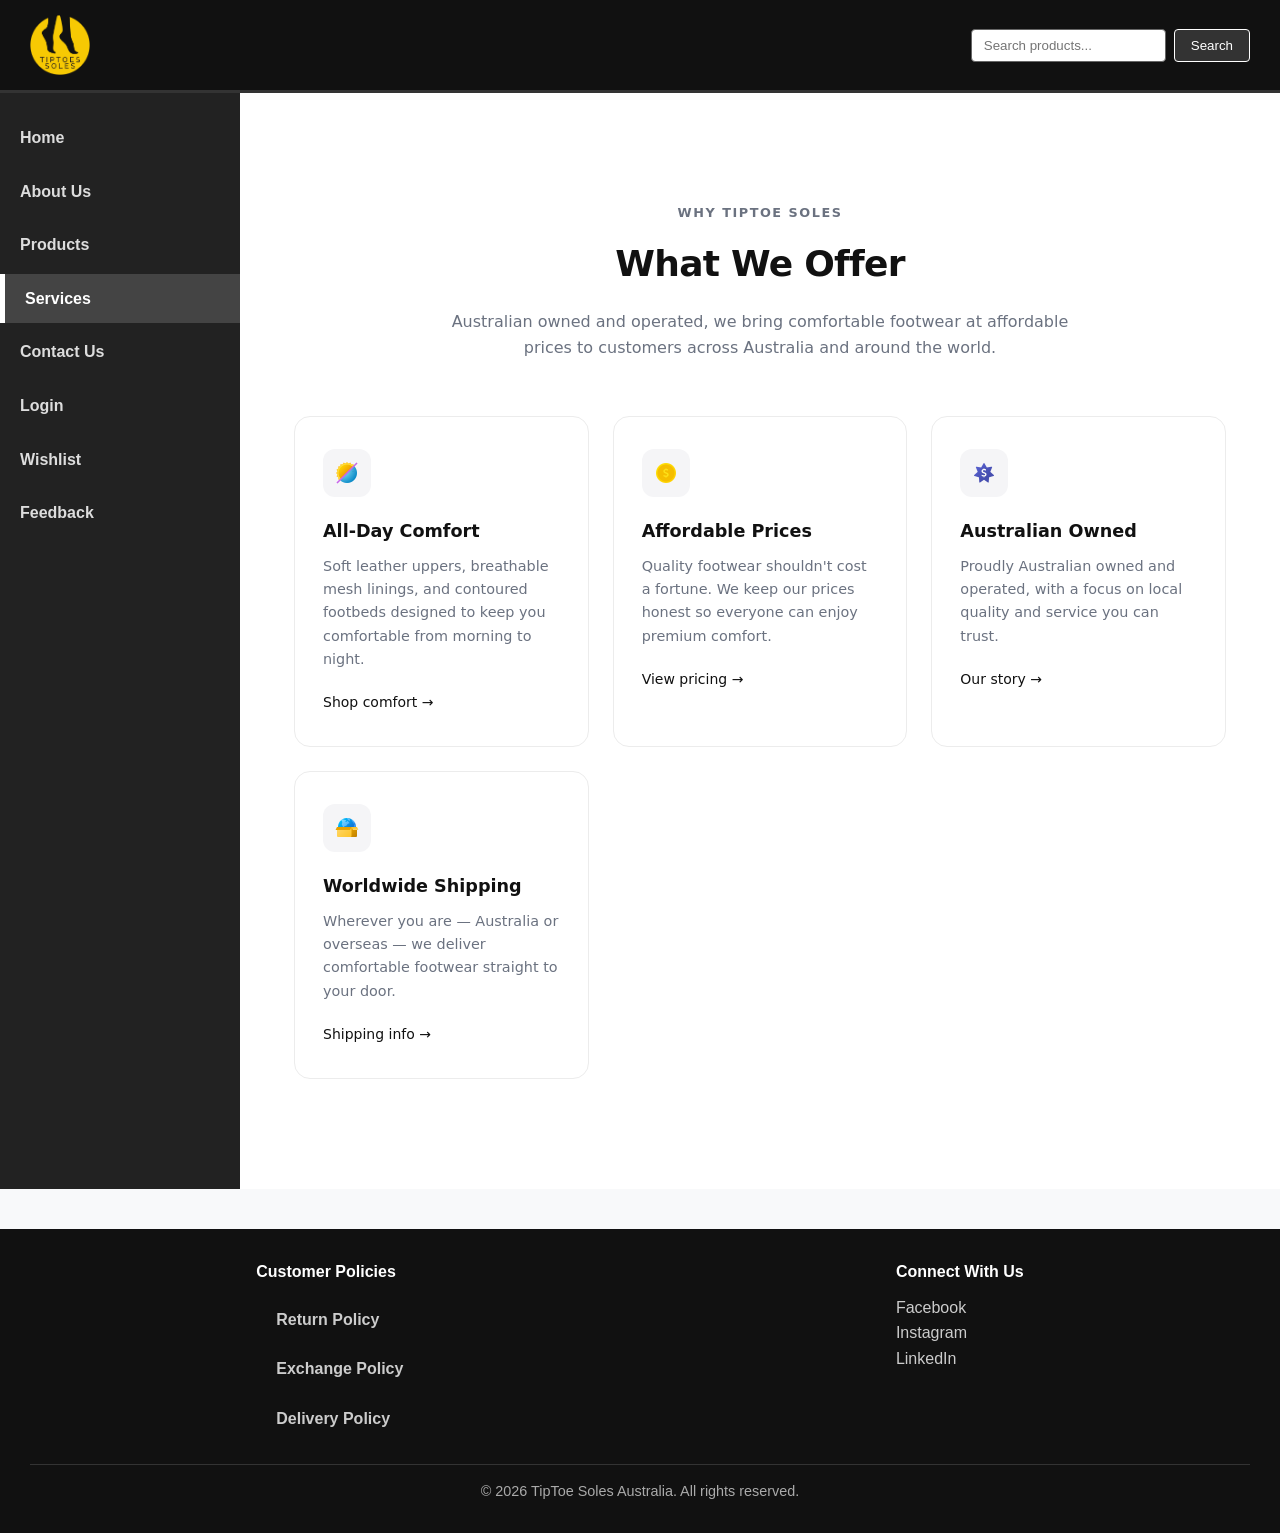
<file: services.html>
<!DOCTYPE html>
<html lang="en">
<head>
    <meta charset="UTF-8">
    <meta name="viewport" content="width=device-width, initial-scale=1.0">
    <title>Service |TipToe Soles</title>
    <link rel="stylesheet" href="css/styles.css">
</head>
<body>
    <!-- Top Header -->
    <header class="site-header">
        <div class="logo-container">
            <a href="index.html" title="TipToe Soles Home">
                <img src="images/TipToe Soles_Logo_colour.png" alt="TipToe Soles Brand Logo" class="site-logo">
            </a>
        </div>
        <div class="search-container">
            <form action="#" method="get" class="search-form" role="search">
                <label for="site-search" class="visually-hidden">Search products:</label>
                <input type="search" id="site-search" name="q" placeholder="Search products...">
                <button type="submit">Search</button>
            </form>
        </div>
    </header>

    <!-- Main Layout Container -->
    <div class="main-layout">
        <!-- Left Navigational Menu -->
        <nav class="side-navigation" aria-label="Main Navigation">
            <ul>
                <li><a href="index.html" class="nav-link">Home</a></li>
                <li><a href="about.html" class="nav-link">About Us</a></li>
                <li><a href="products.html" class="nav-link">Products</a></li>
                <li><a href="services.html" class="nav-link active" aria-current="page">Services</a></li>
                <li><a href="contact.html" class="nav-link">Contact Us</a></li>
                <li><a href="login.html" class="nav-link">Login</a></li>
                <li><a href="wishlist.html" class="nav-link">Wishlist</a></li>
                <li><a href="feedback.html" class="nav-link">Feedback</a></li>
            </ul>
        </nav>

        <!-- Main Content Area -->
        <main class="content-area">

            <section class="services" id="services">
                <div class="services-header">
                    <p class="services-eyebrow">Why TipToe Soles</p>
                    <h2 class="services-title">What We Offer</h2>
                    <p class="services-subtitle">
                        Australian owned and operated, we bring comfortable footwear at affordable
                        prices to customers across Australia and around the world.
                    </p>
                </div>

                <div class="services-grid">
                    <article class="service-card">
                        <div class="service-icon">
                            <img src="images/Day and Night.png" alt="Comfort Day and Night">
                        </div>
                        <h3>All-Day Comfort</h3>
                        <p>Soft leather uppers, breathable mesh linings, and contoured footbeds designed to keep you comfortable from morning to night.</p>
                        <a href="wishlist.html" class="service-link">Shop comfort →</a>
                    </article>

                    <article class="service-card">
                        <div class="service-icon">
                            <img src="images/Dollar Coin.png" alt="Dollar Coin">
                        </div>
                        <h3>Affordable Prices</h3>
                        <p>Quality footwear shouldn't cost a fortune. We keep our prices honest so everyone can enjoy premium comfort.</p>
                        <a href="products.html" class="service-link">View pricing →</a>
                    </article>

                    <article class="service-card">
                        <div class="service-icon">
                            <img src="images/Australian Dollar.png" alt="Australian Dollar">
                        </div>
                        <h3>Australian Owned</h3>
                        <p>Proudly Australian owned and operated, with a focus on local quality and service you can trust.</p>
                        <a href="about.html" class="service-link">Our story →</a>
                    </article>

                    <article class="service-card">
                        <div class="service-icon">
                            <img src="images/Worldwide Delivery.png" alt="Worldwide Delivery">
                        </div>
                        <h3>Worldwide Shipping</h3>
                        <p>Wherever you are — Australia or overseas — we deliver comfortable footwear straight to your door.</p>
                        <a href="contact.html" class="service-link">Shipping info →</a>
                    </article>
                </div>
            </section>
                        
        </main>
    </div>

    <!-- Site Footer -->
    <footer class="site-footer">
        <div class="footer-content">
            <div class="footer-policies">
                <h4>Customer Policies</h4>
                <ul>
                    <li><a href="returnAndExchangePolicy.html" class="nav-link">Return Policy</a></li>
                    <li><a href="returnAndExchangePolicy.html" class="nav-link">Exchange Policy</a></li>
                    <li><a href="deliveryPolicy.html" class="nav-link">Delivery Policy</a></li>
                </ul>
            </div>
            <div class="footer-social">
                <h4>Connect With Us</h4>
                <ul>
                    <li><a href="#">Facebook</a></li>
                    <li><a href="#">Instagram</a></li>
                    <li><a href="#">LinkedIn</a></li>
                </ul>
            </div>
        </div>
        <p class="copyright">&copy; 2026 TipToe Soles Australia. All rights reserved.</p>
    </footer>
</body>
</html>
</file>
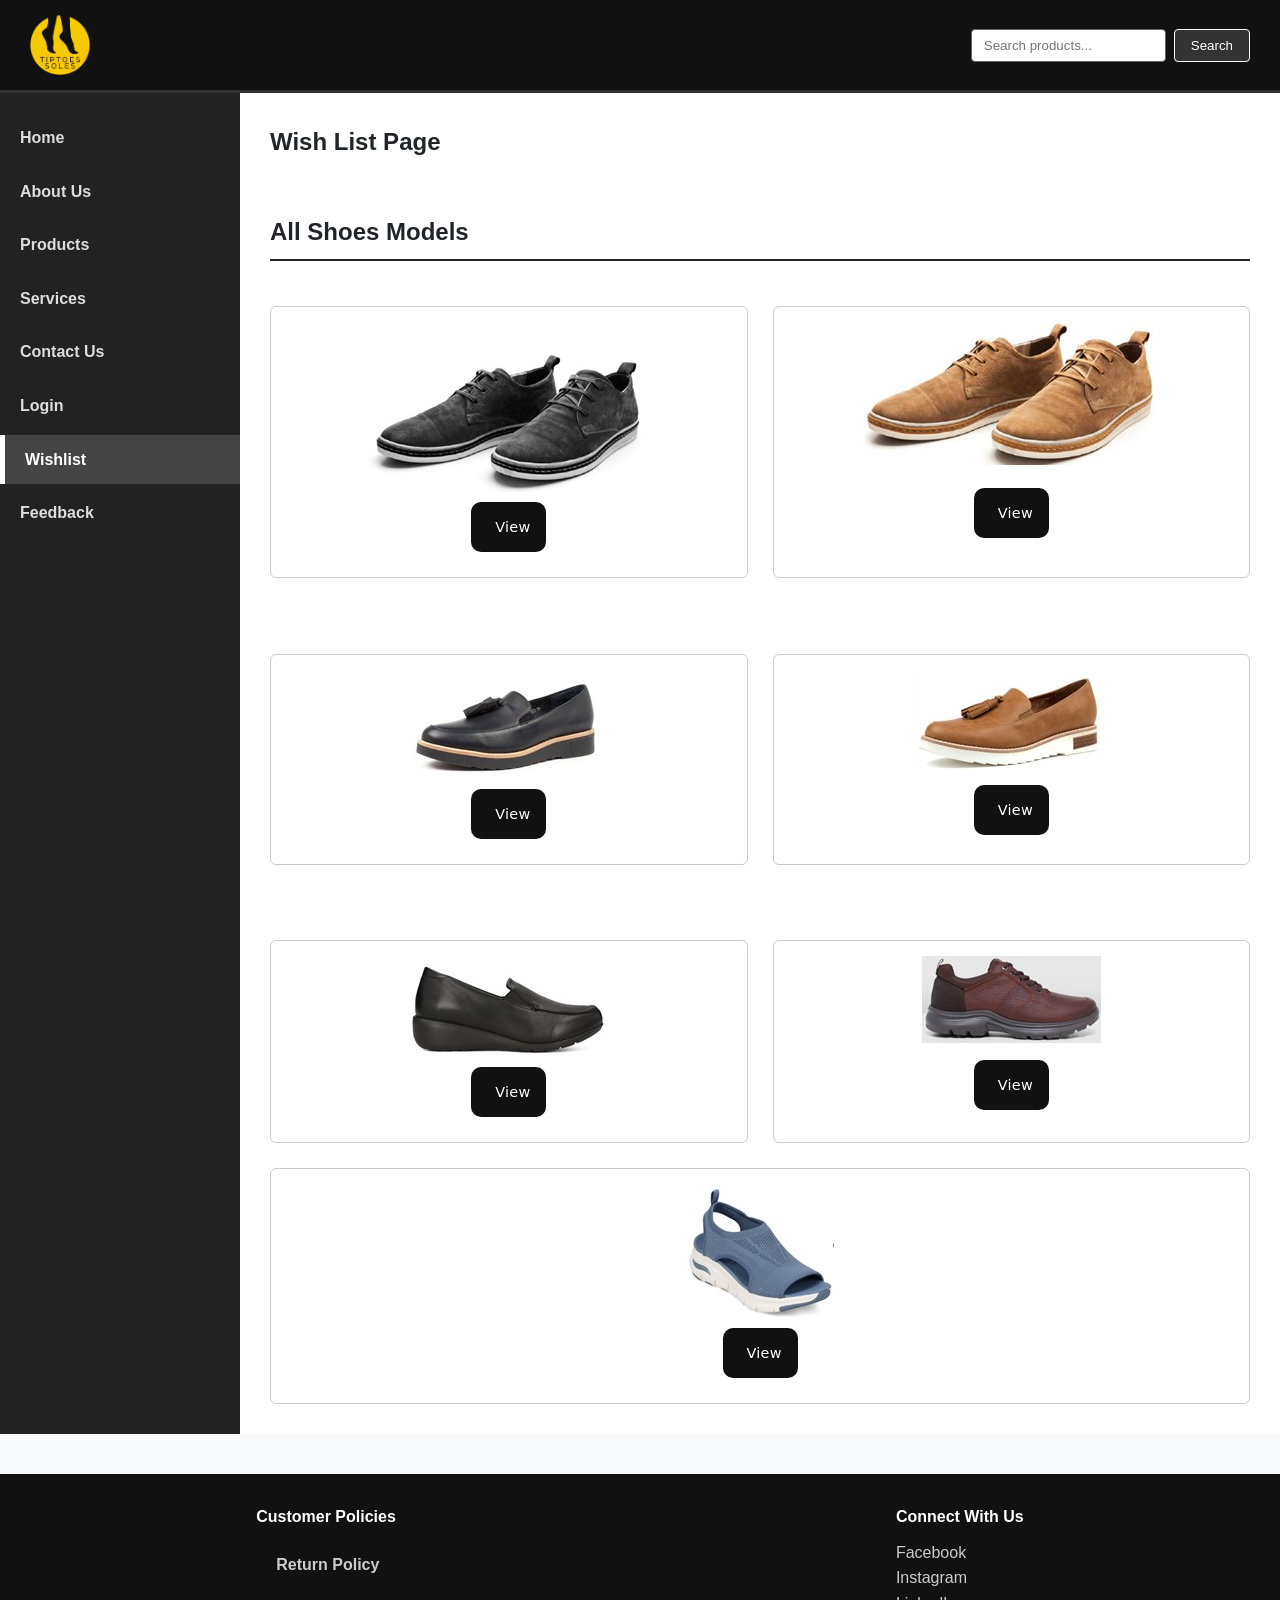
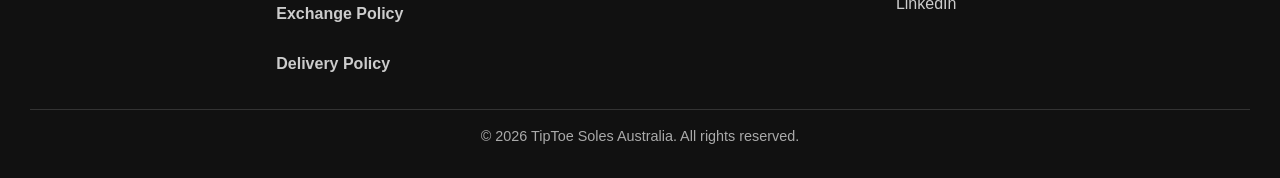
<file: wishlist.html>
<!DOCTYPE html>
<html lang="en">
<head>
    <meta charset="UTF-8">
    <meta name="viewport" content="width=device-width, initial-scale=1.0">
    <title>Wish List |TipToe Soles</title>
    <link rel="stylesheet" href="css/styles.css">
</head>
<body>
    <!-- Top Header -->
    <header class="site-header">
        <div class="logo-container">
            <a href="index.html" title="TipToe Soles Home">
                <img src="images/TipToe Soles_Logo_colour.png" alt="TipToe Soles Brand Logo" class="site-logo">
            </a>
        </div>
        <div class="search-container">
            <form action="#" method="get" class="search-form" role="search">
                <label for="site-search" class="visually-hidden">Search products:</label>
                <input type="search" id="site-search" name="q" placeholder="Search products...">
                <button type="submit">Search</button>
            </form>
        </div>
    </header>

    <!-- Main Layout Container -->
    <div class="main-layout">
        <!-- Left Navigational Menu -->
        <nav class="side-navigation" aria-label="Main Navigation">
            <ul>
                <li><a href="index.html" class="nav-link">Home</a></li>
                <li><a href="about.html" class="nav-link">About Us</a></li>
                <li><a href="products.html" class="nav-link">Products</a></li>
                <li><a href="services.html" class="nav-link">Services</a></li>
                <li><a href="contact.html" class="nav-link">Contact Us</a></li>
                <li><a href="login.html" class="nav-link">Login</a></li>
                <li><a href="wishlist.html" class="nav-link active" aria-current="page">Wishlist</a></li>
                <li><a href="feedback.html" class="nav-link">Feedback</a></li>
            </ul>
        </nav>

        <!-- Main Content Area -->
        <main class="content-area">
            <section class="info-section">
                <h1>Wish List Page</h1><br><br>
            </section>
            <section class="products-section-wl">
                <h2>All Shoes Models</h2>
                <div class="product-grid-wl">
                    <article class="product-card-wl">
                        <img src="images/Gary Black.jpg" alt="Gary black">
                        <button type="submit" class="product-btn-wl" onclick="window.location.href='products.html'">View</button>
                    </article>

                    <article class="product-card-wl">
                        <img src="images/Gary Tan.jpg" alt="Gary Tan">
                        <button type="submit" class="product-btn-wl" onclick="window.location.href='products.html'">View</button>
                    </article>
                </div>
                <br>
                <div class="product-grid-wl">
                    <article class="product-card-wl">
                        <img src="images/Sally Black.jpg" alt="Sally black">
                        <button type="submit" class="product-btn-wl" onclick="window.location.href='products.html'">View</button>
                    </article>

                    <article class="product-card-wl">
                        <img src="images/Sally Tan.jpg" alt="Sally Tan">
                        <button type="submit" class="product-btn-wl" onclick="window.location.href='products.html'">View</button>
                    </article>
                </div>
                <br>
                <div class="product-grid-wl">
                    <article class="product-card-wl">
                        <img src="images/Heavenly Black.jpg" alt="Heavenly black">
                        <button type="submit" class="product-btn-wl" onclick="window.location.href='products.html'">View</button>
                    </article>

                    <article class="product-card-wl">
                        <img src="images/Work and Walk Chesnut.jpg" alt="Work and Walk Chesnut">
                        <button type="submit" class="product-btn-wl" onclick="window.location.href='products.html'">View</button>
                    </article>
                </div>
                <div class="product-grid-wl">
                    <article class="product-card-wl">
                        <img src="images/Clancy Blue.jpg" alt="Clancy Blue">
                        <button type="submit" class="product-btn-wl" onclick="window.location.href='products.html'">View</button>
                    </article>
                </div>
            </section>
        </main>
        
    </div>

    <!-- Site Footer -->
    <footer class="site-footer">
        <div class="footer-content">
            <div class="footer-policies">
                <h4>Customer Policies</h4>
                <ul>
                    <li><a href="returnAndExchangePolicy.html" class="nav-link">Return Policy</a></li>
                    <li><a href="returnAndExchangePolicy.html" class="nav-link">Exchange Policy</a></li>
                    <li><a href="deliveryPolicy.html" class="nav-link">Delivery Policy</a></li>
                </ul>
            </div>
            <div class="footer-social">
                <h4>Connect With Us</h4>
                <ul>
                    <li><a href="#">Facebook</a></li>
                    <li><a href="#">Instagram</a></li>
                    <li><a href="#">LinkedIn</a></li>
                </ul>
            </div>
        </div>
        <p class="copyright">&copy; 2026 TipToe Soles Australia. All rights reserved.</p>
    </footer>
</body>
</html>
</file>
<file: css/styles.css>
/* ==========================================================================
   TipToe Soles External CSS - Monochromatic Theme & WCAG 2.0 Accessible
   ========================================================================== */

/* Reset & Global Styles */
* {
    box-sizing: border-box;
    margin: 0;
    padding: 0;
}

body {
    font-family: 'Segoe UI', Arial, sans-serif;
    line-height: 1.6;
    background-color: #f8f9fa;
    color: #212529;
}

/* Accessibility - Visually Hidden Utility */
.visually-hidden {
    position: absolute;
    width: 1px;
    height: 1px;
    margin: -1px;
    padding: 0;
    overflow: hidden;
    clip: rect(0, 0, 0, 0);
    border: 0;
}

/* Header Styles */
.site-header {
    display: flex;
    justify-content: space-between;
    align-items: center;
    background-color: #111111;
    color: #ffffff;
    padding: 15px 30px;
    border-bottom: 3px solid #333333;
}

.site-logo {
    max-height: 60px;
    width: auto;
    display: block;
}

.search-form {
    display: flex;
    gap: 8px;
}

.search-form input[type="search"] {
    padding: 8px 12px;
    border: 1px solid #666666;
    border-radius: 4px;
    background-color: #ffffff;
    color: #000000;
}

.search-form button {
    padding: 8px 16px;
    background-color: #333333;
    color: #ffffff;
    border: 1px solid #ffffff;
    border-radius: 4px;
    cursor: pointer;
}

.search-form button:hover {
    background-color: #555555;
}

/* Layout Grid */
.main-layout {
    display: flex;
    min-height: 80vh;
}

/* Left-Side Navigation */
.side-navigation {
    width: 240px;
    background-color: #222222;
    padding: 20px 0;
    flex-shrink: 0;
}

.side-navigation ul {
    list-style: none;
}

.side-navigation li {
    margin-bottom: 4px;
}

/* Link State Styles (Default, Visited, Hover, Focus, Active) */
.nav-link:link,
.nav-link:visited {
    display: block;
    padding: 12px 20px;
    color: #dddddd;
    text-decoration: none;
    font-weight: 600;
    transition: background-color 0.2s, color 0.2s;
}

.nav-link:hover,
.nav-link:focus {
    background-color: #444444;
    color: #ffffff;
    outline: 2px solid #ffffff;
}

.nav-link:active {
    background-color: #000000;
    color: #ffffff;
}

/* Current Page Indicator */
.nav-link.active {
    background-color: #444444;
    color: #ffffff;
    border-left: 5px solid #ffffff;
}

/* Main Content Area */
.content-area {
    flex-grow: 1;
    padding: 30px;
    background-color: #ffffff;
}

.hero-banner {
    background-color: #e9ecef;
    padding: 40px;
    border-radius: 6px;
    margin-bottom: 30px;
    border-left: 6px solid #212529;
}

.hero-banner h1 {
    font-size: 2.2rem;
    margin-bottom: 10px;
}

/* Product Section & Grid */
.products-section h2 {
    margin-bottom: 20px;
    border-bottom: 2px solid #212529;
    padding-bottom: 8px;
}

.product-grid {
    display: grid;
    grid-template-columns: repeat(auto-fit, minmax(260px, 1fr));
    gap: 25px;
}

/* #f8f9fa; */
.product-card {
    border: 1px solid #cccccc;
    padding: 15px;
    border-radius: 6px;
    background-color: #fff;
    text-align: center;
}

/* Enforce 4:3 Aspect Ratio for Product Images */
.product-img {
    width: 75%;
    aspect-ratio: 4 / 3;
    object-fit: fill;
    border-radius: 4px;
    margin-bottom: 12px;
}

.product-card h3 {
    font-size: 1.2rem;
    margin-bottom: 6px;
}

.price {
    font-weight: bold;
    color: #111111;
    margin-bottom: 8px;
}

/* Form Styles */
.contact-form {
    max-width: 600px;
    margin-top: 20px;
}

.form-group {
    margin-bottom: 18px;
}

.form-group label {
    display: block;
    margin-bottom: 6px;
    font-weight: 600;
}

.form-group input,
.form-group textarea {
    width: 100%;
    padding: 10px;
    border: 1px solid #767676;
    border-radius: 4px;
    font-size: 1rem;
}

.form-group input:focus,
.form-group textarea:focus {
    outline: 3px solid #333333;
}

.required {
    color: #d9534f;
}

.submit-btn {
    padding: 12px 24px;
    background-color: #111111;
    color: #ffffff;
    border: none;
    border-radius: 4px;
    cursor: pointer;
    font-size: 1rem;
}

.submit-btn:hover,
.submit-btn:focus {
    background-color: #333333;
    outline: 2px solid #000000;
}

/* Footer Styles */
.site-footer {
    background-color: #111111;
    color: #ffffff;
    padding: 30px;
    margin-top: 40px;
}

.footer-content {
    display: flex;
    justify-content: space-around;
    margin-bottom: 20px;
    flex-wrap: wrap;
    gap: 20px;
}

.footer-content h4 {
    margin-bottom: 10px;
}

.footer-content ul {
    list-style: none;
}

.footer-content a:link,
.footer-content a:visited {
    color: #cccccc;
    text-decoration: none;
}

.footer-content a:hover,
.footer-content a:focus {
    color: #ffffff;
    text-decoration: underline;
}

.copyright {
    text-align: center;
    border-top: 1px solid #333333;
    padding-top: 15px;
    font-size: 0.9rem;
    color: #aaaaaa;
}

/* Responsive Styles for Mobile Devices */
@media (max-width: 768px) {
    .main-layout {
        flex-direction: column;
    }

    .side-navigation {
        width: 100%;
    }

    .site-header {
        flex-direction: column;
        gap: 15px;
    }
}

.nav-list {
    list-style: circle;
    margin:20px 40px;
}

.nav-list2 {
    list-style: inside;
    text-align: left;
    margin: 10px 5px;
}

.nav-list3 {
    list-style: inside;
    text-align: left;
    margin: 10px 5px;
}

.product-btn {
    display: inline-block;
    padding: 12px 24px;
    background: #111;
    color: #fff;
    text-decoration: none;
    font-family: 'Inter', system-ui, sans-serif;
    font-size: 0.9rem;
    font-weight: 500;
    letter-spacing: 0.02em;
    border: none;
    border-radius: 10px;
    cursor: pointer;
    text-align: center;
    transition: background 0.25s ease, transform 0.15s ease, box-shadow 0.25s ease;
    margin: 10px 20px;
}

.product-btn:hover {
    background: #333;
    box-shadow: 0 6px 16px rgba(0, 0, 0, 0.15);
}

.product-btn:active {
    transform: scale(0.97);
}

.product-btn:focus-visible {
    outline: 2px solid #111;
    outline-offset: 2px;
}

/* Product Section & Grid wishlist*/
.products-section-wl {
    display: grid;
    grid-template-columns: repeat(auto-fit, minmax(260, 1fr));
    gap:25px;
    
}

.products-section-wl h2 {
    margin-bottom: 20px;
    border-bottom: 2px solid #212529;
    padding-bottom: 8px;
}


.product-grid-wl {
    display: grid;
    grid-template-columns: repeat(auto-fit, minmax(260px, 1fr));
    gap: 25px;
}

/* #f8f9fa; */
.product-card-wl {
    border: 1px solid #cccccc;
    padding: 15px;
    border-radius: 6px;
    background-color: #fff;
    text-align: center;
    display: grid;
    justify-content: center;
    justify-items: center;
}

/* Enforce 4:3 Aspect Ratio for Product Images */
.product-img-wl {
    width: 25%;
    /* aspect-ratio: 4 / 3; */
    object-fit: fill;
    border-radius: 4px;
    margin-bottom: 12px;
    min-width: 25%;
    max-width: 35%;
    height: 25%;
}

.product-card-wl h3 {
    font-size: 1.2rem;
    margin-bottom: 6px;
}

.price-wl {
    font-weight: bold;
    color: #111111;
    margin-bottom: 8px;
}

.product-btn-wl {
    display: center;
    padding: 12px 24px;
    background: #111;
    color: #fff;
    text-decoration: none;
    font-family: 'Inter', system-ui, sans-serif;
    font-size: 0.9rem;
    font-weight: 500;
    letter-spacing: 0.02em;
    border: none;
    border-radius: 10px;
    cursor: pointer;
    text-align: center;
    transition: background 0.25s ease, transform 0.15s ease, box-shadow 0.25s ease;
    margin: 10px 20px;
    width: 75px;
    height: 50px;
}

.services {
    padding: 80px 24px;
    max-width: 1200px;
    margin: 0 auto;
    font-family: 'Inter', system-ui, sans-serif;
}

.services-header {
    text-align: center;
    max-width: 640px;
    margin: 0 auto 56px;
}

.services-eyebrow {
    font-size: 0.8rem;
    font-weight: 600;
    letter-spacing: 0.12em;
    text-transform: uppercase;
    color: #6b7280;
    margin: 0 0 12px;
}

.services-title {
    font-size: 2.25rem;
    font-weight: 700;
    color: #111;
    margin: 0 0 16px;
    letter-spacing: -0.02em;
}

.services-subtitle {
    font-size: 1rem;
    line-height: 1.6;
    color: #6b7280;
    margin: 0;
}

.services-grid {
    display: grid;
    grid-template-columns: repeat(auto-fit, minmax(240px, 1fr));
    gap: 24px;
}

.service-card {
    background: #fff;
    padding: 32px 28px;
    border-radius: 16px;
    border: 1px solid #ececec;
    transition: transform 0.3s ease, box-shadow 0.3s ease, border-color 0.3s ease;
}

.service-card:hover {
    transform: translateY(-6px);
    border-color: transparent;
    box-shadow: 0 12px 32px rgba(0, 0, 0, 0.08);
}

.service-icon {
    width: 48px;
    height: 48px;
    display: flex;
    align-items: center;
    justify-content: center;
    background: #f5f5f7;
    border-radius: 12px;
    margin-bottom: 20px;
}

.service-icon img {
    width: 24px;
    height: 24px;
}

.service-card h3 {
    font-size: 1.1rem;
    font-weight: 600;
    color: #111;
    margin: 0 0 10px;
}

.service-card p {
    font-size: 0.9rem;
    line-height: 1.6;
    color: #6b7280;
    margin: 0 0 18px;
}

.service-link {
    font-size: 0.875rem;
    font-weight: 500;
    color: #111;
    text-decoration: none;
    transition: opacity 0.2s ease;
}

.service-link:hover {
    opacity: 0.6;
}


.submit-btn-login {
    padding: 12px 24px;
    background-color: #111111;
    color: #ffffff;
    border: none;
    border-radius: 4px;
    cursor: pointer;
    font-size: 1rem;
    width: 100%;
    margin-top: 40px;
}

.submit-btn-login:hover,
.submit-btn-login:focus {
    background-color: #333333;
    outline: 2px solid #000000;
}


.content-area-login {
    flex-grow: 1;
    padding: 30px;
    background-color: #ffffff;
    gap: 20px;

}

.contact-form-login {
    max-width: 600px;
    margin-top: 20px;
}
</file>
